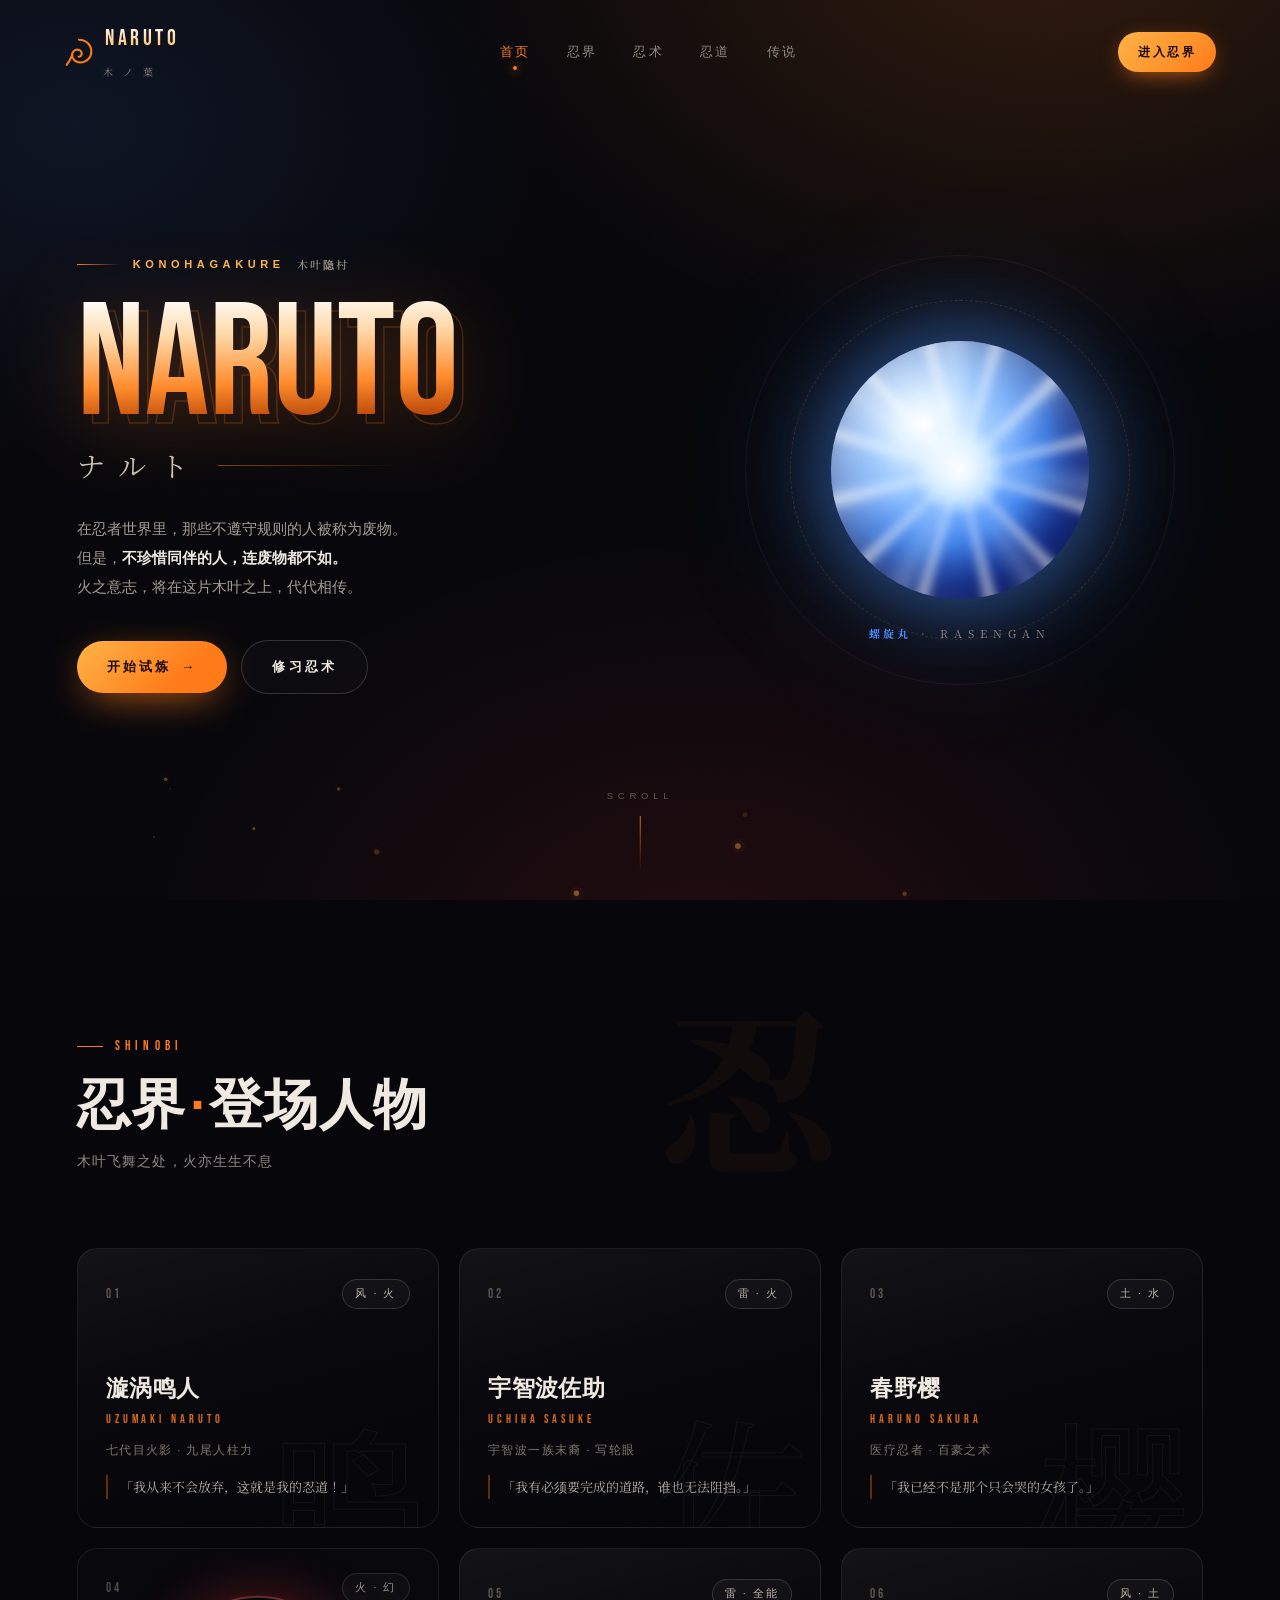
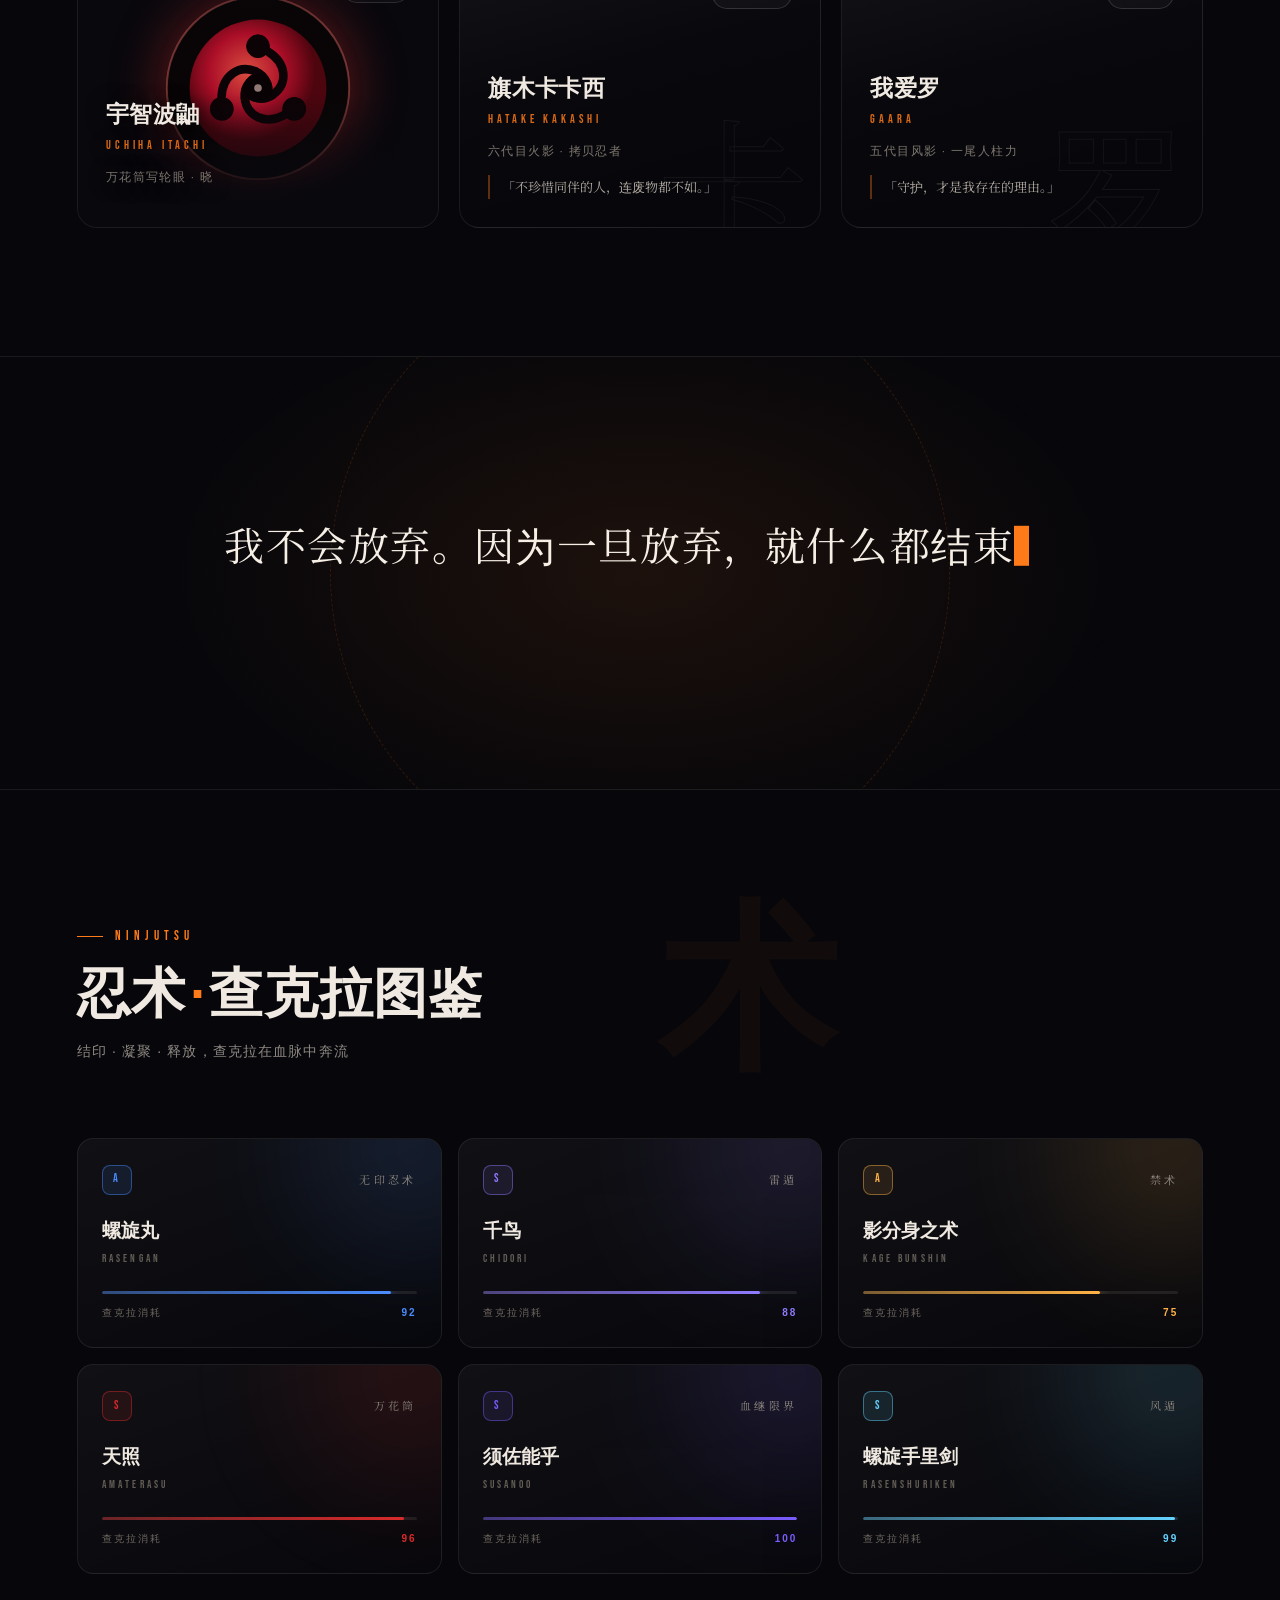
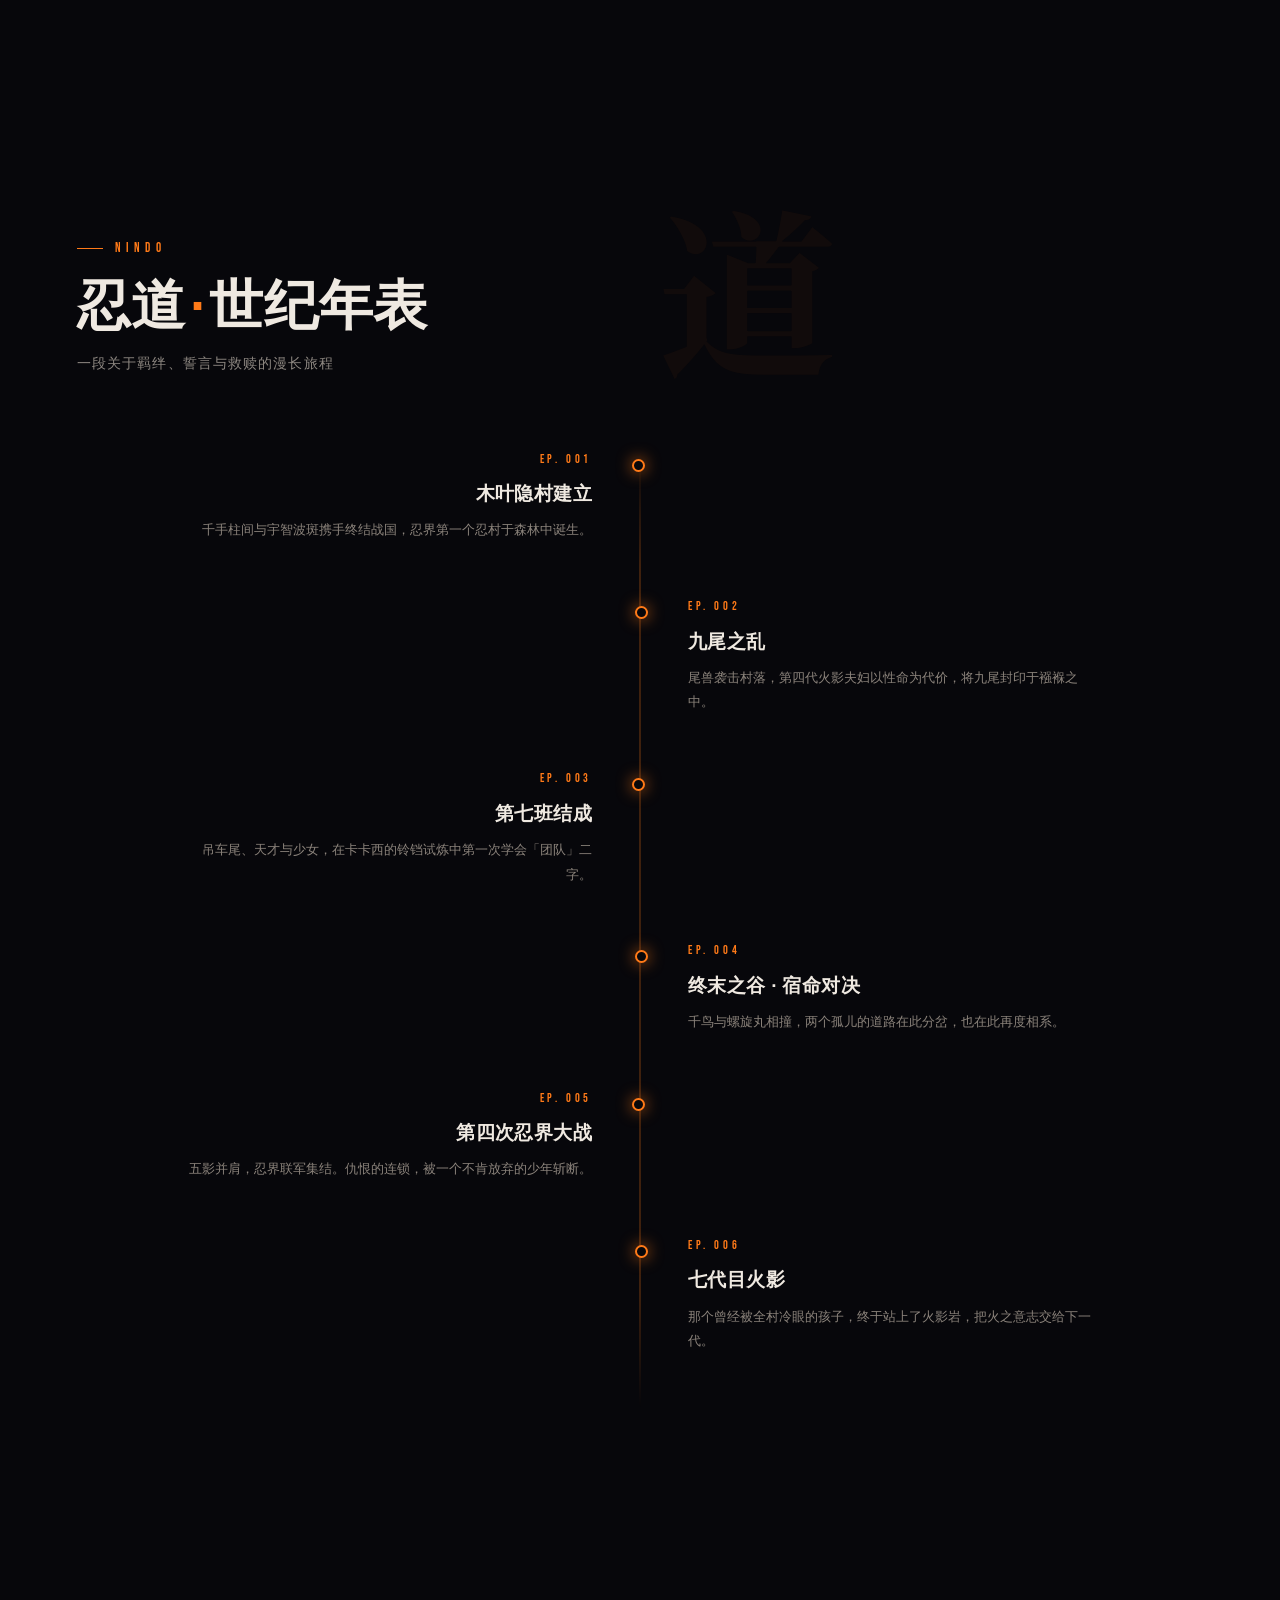
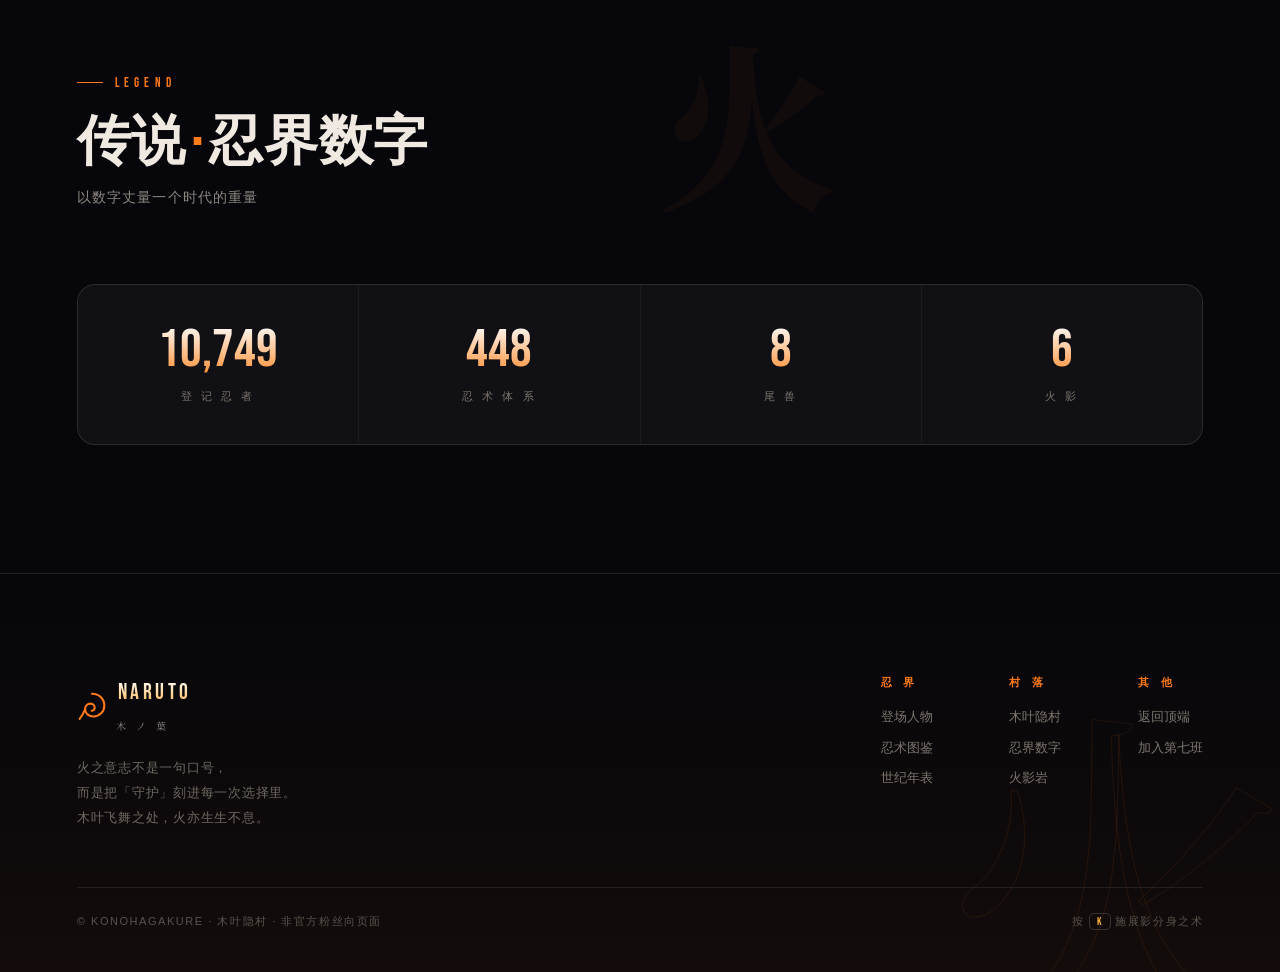
<file: index.html>
<!DOCTYPE html>
<html lang="zh-CN">
<head>
<meta charset="UTF-8">
<meta name="viewport" content="width=device-width, initial-scale=1.0">
<title>NARUTO · 忍界 | 火之意志</title>
<link rel="preconnect" href="https://fonts.googleapis.com">
<link rel="preconnect" href="https://fonts.gstatic.com" crossorigin>
<link href="https://fonts.googleapis.com/css2?family=Bebas+Neue&family=Noto+Serif+JP:wght@400;700&display=swap" rel="stylesheet">
<link rel="stylesheet" href="css/style.css">
<link rel="icon" type="image/svg+xml" href="favicon.svg">
</head>
<body>

<!-- LOADER -->
<div id="loader">
  <svg class="ld-mark" viewBox="0 0 100 100" fill="none">
    <path d="M50 9C75 9 91 27 91 49C91 69 75 85 55 85C39 85 27 74 27 61C27 50 35 42 45 42C53 42 59 48 59 56C59 62 54 66 49 66"
          stroke="currentColor" stroke-width="6.5" stroke-linecap="round" pathLength="100"/>
    <path d="M27 61C21 75 15 85 9 93" stroke="currentColor" stroke-width="6.5" stroke-linecap="round" pathLength="100"/>
  </svg>
  <div class="ld-text">结印中</div>
</div>

<div class="progress"><i id="progressBar"></i></div>
<canvas id="leafCanvas"></canvas>
<div class="grain"></div>

<!-- NAV -->
<nav id="nav">
  <a class="brand" href="#home">
    <svg viewBox="0 0 100 100" fill="none">
      <path d="M50 9C75 9 91 27 91 49C91 69 75 85 55 85C39 85 27 74 27 61C27 50 35 42 45 42C53 42 59 48 59 56C59 62 54 66 49 66" stroke="currentColor" stroke-width="7" stroke-linecap="round"/>
      <path d="M27 61C21 75 15 85 9 93" stroke="currentColor" stroke-width="7" stroke-linecap="round"/>
    </svg>
    <span><b>NARUTO</b><br><small>木 ノ 葉</small></span>
  </a>
  <div class="nav-links">
    <a href="#home" class="active">首页</a>
    <a href="#ninja">忍界</a>
    <a href="#jutsu">忍术</a>
    <a href="#nindo">忍道</a>
    <a href="#legend">传说</a>
  </div>
  <a class="nav-cta" href="#ninja">进入忍界</a>
</nav>

<!-- HERO -->
<header class="hero" id="home">
  <div class="hero-left">
    <div class="eyebrow">KONOHAGAKURE <em>木叶隐村</em></div>
    <h1 class="hero-title">
      <span class="outline">NARUTO</span>
      <span class="fill">NARUTO</span>
    </h1>
    <div class="hero-jp"><span>ナルト</span><i></i></div>
    <p class="hero-desc">
      在忍者世界里，那些不遵守规则的人被称为废物。<br>
      但是，<b>不珍惜同伴的人，连废物都不如。</b><br>
      火之意志，将在这片木叶之上，代代相传。
    </p>
    <div class="hero-actions">
      <a href="#ninja" class="btn btn-primary">开始试炼 <span style="font-family:var(--display)">→</span></a>
      <a href="#jutsu" class="btn btn-ghost">修习忍术</a>
    </div>
  </div>
  <div class="hero-right">
    <div class="rings">
      <div class="ring r2"></div>
      <div class="ring r1"></div>
      <div class="ring r3"></div>
    </div>
    <div class="orb-wrap">
      <div class="rasengan" id="rasengan" title="点击释放查克拉">
        <div class="ras-core"></div>
      </div>
      <div class="ras-label"><b>螺旋丸</b> · RASENGAN</div>
    </div>
  </div>
  <div class="scroll-hint"><span>SCROLL</span><i></i></div>
</header>

<main>

  <!-- NINJA -->
  <section class="wrap" id="ninja">
    <div class="sec-head reveal">
      <span class="sec-kanji">忍</span>
      <div class="sec-label">SHINOBI</div>
      <h2>忍界<span class="dot">·</span>登场人物</h2>
      <p class="sec-sub">木叶飞舞之处，火亦生生不息</p>
    </div>

    <div class="ninja-grid">
      <article class="ninja-card reveal">
        <div class="card-kanji">鸣</div>
        <div class="card-top"><span class="card-idx">01</span><span class="card-elem">风 · 火</span></div>
        <div class="card-body">
          <h3>漩涡鸣人</h3>
          <p class="romaji">UZUMAKI NARUTO</p>
          <p class="role">七代目火影 · 九尾人柱力</p>
          <p class="quote">「我从来不会放弃，这就是我的忍道！」</p>
        </div>
        <div class="card-line"></div>
      </article>

      <article class="ninja-card reveal">
        <div class="card-kanji">佐</div>
        <div class="card-top"><span class="card-idx">02</span><span class="card-elem">雷 · 火</span></div>
        <div class="card-body">
          <h3>宇智波佐助</h3>
          <p class="romaji">UCHIHA SASUKE</p>
          <p class="role">宇智波一族末裔 · 写轮眼</p>
          <p class="quote">「我有必须要完成的道路，谁也无法阻挡。」</p>
        </div>
        <div class="card-line"></div>
      </article>

      <article class="ninja-card reveal">
        <div class="card-kanji">樱</div>
        <div class="card-top"><span class="card-idx">03</span><span class="card-elem">土 · 水</span></div>
        <div class="card-body">
          <h3>春野樱</h3>
          <p class="romaji">HARUNO SAKURA</p>
          <p class="role">医疗忍者 · 百豪之术</p>
          <p class="quote">「我已经不是那个只会哭的女孩了。」</p>
        </div>
        <div class="card-line"></div>
      </article>

      <article class="ninja-card reveal sharingan-card">
        <div class="sharingan-wrap">
          <svg class="sharingan-svg" viewBox="0 0 200 200">
            <defs>
              <radialGradient id="irisGrad" cx="42%" cy="38%">
                <stop offset="0%" stop-color="#ff5a4a"/>
                <stop offset="55%" stop-color="#c8102e"/>
                <stop offset="100%" stop-color="#5a0510"/>
              </radialGradient>
            </defs>
            <circle cx="100" cy="100" r="96" fill="#0a0507" stroke="rgba(255,255,255,.14)" stroke-width="2"/>
            <circle cx="100" cy="100" r="72" fill="url(#irisGrad)"/>
            <g fill="#0d0306" stroke="#0d0306">
              <g transform="translate(100 100)">
                <circle cx="0" cy="-44" r="12"/>
                <path d="M11,-38 C 30,-26 32,-5 16,7 C 6,14 -8,12 -13,2" fill="none" stroke-width="9" stroke-linecap="round"/>
              </g>
              <g transform="translate(100 100) rotate(120)">
                <circle cx="0" cy="-44" r="12"/>
                <path d="M11,-38 C 30,-26 32,-5 16,7 C 6,14 -8,12 -13,2" fill="none" stroke-width="9" stroke-linecap="round"/>
              </g>
              <g transform="translate(100 100) rotate(240)">
                <circle cx="0" cy="-44" r="12"/>
                <path d="M11,-38 C 30,-26 32,-5 16,7 C 6,14 -8,12 -13,2" fill="none" stroke-width="9" stroke-linecap="round"/>
              </g>
            </g>
            <circle cx="100" cy="100" r="15" fill="#0a0205"/>
            <circle cx="100" cy="100" r="4" fill="#ffd9d1" opacity=".65"/>
            <circle cx="100" cy="100" r="96" fill="none" stroke="rgba(255,90,74,.35)" stroke-width="2"/>
          </svg>
        </div>
        <div class="card-top"><span class="card-idx">04</span><span class="card-elem">火 · 幻</span></div>
        <div class="card-body">
          <h3>宇智波鼬</h3>
          <p class="romaji">UCHIHA ITACHI</p>
          <p class="role">万花筒写轮眼 · 晓</p>
        </div>
        <div class="card-line"></div>
      </article>

      <article class="ninja-card reveal">
        <div class="card-kanji">卡</div>
        <div class="card-top"><span class="card-idx">05</span><span class="card-elem">雷 · 全能</span></div>
        <div class="card-body">
          <h3>旗木卡卡西</h3>
          <p class="romaji">HATAKE KAKASHI</p>
          <p class="role">六代目火影 · 拷贝忍者</p>
          <p class="quote">「不珍惜同伴的人，连废物都不如。」</p>
        </div>
        <div class="card-line"></div>
      </article>

      <article class="ninja-card reveal">
        <div class="card-kanji">罗</div>
        <div class="card-top"><span class="card-idx">06</span><span class="card-elem">风 · 土</span></div>
        <div class="card-body">
          <h3>我爱罗</h3>
          <p class="romaji">GAARA</p>
          <p class="role">五代目风影 · 一尾人柱力</p>
          <p class="quote">「守护，才是我存在的理由。」</p>
        </div>
        <div class="card-line"></div>
      </article>
    </div>
  </section>

  <!-- QUOTE -->
  <section class="quote-band" id="quote">
    <div class="q-ring"></div>
    <blockquote id="quoteText" data-text="我不会放弃。因为一旦放弃，就什么都结束了。"></blockquote>
    <cite id="quoteCite">— 漩涡鸣人 · うずまきナルト</cite>
  </section>

  <!-- JUTSU -->
  <section class="wrap" id="jutsu">
    <div class="sec-head reveal">
      <span class="sec-kanji">术</span>
      <div class="sec-label">NINJUTSU</div>
      <h2>忍术<span class="dot">·</span>查克拉图鉴</h2>
      <p class="sec-sub">结印 · 凝聚 · 释放，查克拉在血脉中奔流</p>
    </div>

    <div class="jutsu-grid">
      <article class="jutsu reveal" style="--c:#4b8cff">
        <div class="glow"></div>
        <div class="j-top"><span class="j-rank">A</span><span class="j-elem">无印忍术</span></div>
        <h3>螺旋丸</h3>
        <p class="j-en">RASENGAN</p>
        <div class="j-meter"><span style="--v:92%"></span></div>
        <div class="j-foot"><span>查克拉消耗</span><b>92</b></div>
      </article>

      <article class="jutsu reveal" style="--c:#8f7bff">
        <div class="glow"></div>
        <div class="j-top"><span class="j-rank">S</span><span class="j-elem">雷遁</span></div>
        <h3>千鸟</h3>
        <p class="j-en">CHIDORI</p>
        <div class="j-meter"><span style="--v:88%"></span></div>
        <div class="j-foot"><span>查克拉消耗</span><b>88</b></div>
      </article>

      <article class="jutsu reveal" style="--c:#ffb347">
        <div class="glow"></div>
        <div class="j-top"><span class="j-rank">A</span><span class="j-elem">禁术</span></div>
        <h3>影分身之术</h3>
        <p class="j-en">KAGE BUNSHIN</p>
        <div class="j-meter"><span style="--v:75%"></span></div>
        <div class="j-foot"><span>查克拉消耗</span><b>75</b></div>
      </article>

      <article class="jutsu reveal" style="--c:#d92b2b">
        <div class="glow"></div>
        <div class="j-top"><span class="j-rank">S</span><span class="j-elem">万花筒</span></div>
        <h3>天照</h3>
        <p class="j-en">AMATERASU</p>
        <div class="j-meter"><span style="--v:96%"></span></div>
        <div class="j-foot"><span>查克拉消耗</span><b>96</b></div>
      </article>

      <article class="jutsu reveal" style="--c:#7a5cff">
        <div class="glow"></div>
        <div class="j-top"><span class="j-rank">S</span><span class="j-elem">血继限界</span></div>
        <h3>须佐能乎</h3>
        <p class="j-en">SUSANOO</p>
        <div class="j-meter"><span style="--v:100%"></span></div>
        <div class="j-foot"><span>查克拉消耗</span><b>100</b></div>
      </article>

      <article class="jutsu reveal" style="--c:#63d2ff">
        <div class="glow"></div>
        <div class="j-top"><span class="j-rank">S</span><span class="j-elem">风遁</span></div>
        <h3>螺旋手里剑</h3>
        <p class="j-en">RASENSHURIKEN</p>
        <div class="j-meter"><span style="--v:99%"></span></div>
        <div class="j-foot"><span>查克拉消耗</span><b>99</b></div>
      </article>
    </div>
  </section>

  <!-- NINDO / TIMELINE -->
  <section class="wrap" id="nindo">
    <div class="sec-head reveal">
      <span class="sec-kanji">道</span>
      <div class="sec-label">NINDO</div>
      <h2>忍道<span class="dot">·</span>世纪年表</h2>
      <p class="sec-sub">一段关于羁绊、誓言与救赎的漫长旅程</p>
    </div>

    <div class="timeline">
      <div class="tl-item reveal">
        <div class="tl-year">EP. 001</div>
        <h4>木叶隐村建立</h4>
        <p>千手柱间与宇智波斑携手终结战国，忍界第一个忍村于森林中诞生。</p>
      </div>
      <div class="tl-item reveal">
        <div class="tl-year">EP. 002</div>
        <h4>九尾之乱</h4>
        <p>尾兽袭击村落，第四代火影夫妇以性命为代价，将九尾封印于襁褓之中。</p>
      </div>
      <div class="tl-item reveal">
        <div class="tl-year">EP. 003</div>
        <h4>第七班结成</h4>
        <p>吊车尾、天才与少女，在卡卡西的铃铛试炼中第一次学会「团队」二字。</p>
      </div>
      <div class="tl-item reveal">
        <div class="tl-year">EP. 004</div>
        <h4>终末之谷 · 宿命对决</h4>
        <p>千鸟与螺旋丸相撞，两个孤儿的道路在此分岔，也在此再度相系。</p>
      </div>
      <div class="tl-item reveal">
        <div class="tl-year">EP. 005</div>
        <h4>第四次忍界大战</h4>
        <p>五影并肩，忍界联军集结。仇恨的连锁，被一个不肯放弃的少年斩断。</p>
      </div>
      <div class="tl-item reveal">
        <div class="tl-year">EP. 006</div>
        <h4>七代目火影</h4>
        <p>那个曾经被全村冷眼的孩子，终于站上了火影岩，把火之意志交给下一代。</p>
      </div>
    </div>
  </section>

  <!-- LEGEND -->
  <section class="wrap" id="legend">
    <div class="sec-head reveal">
      <span class="sec-kanji">火</span>
      <div class="sec-label">LEGEND</div>
      <h2>传说<span class="dot">·</span>忍界数字</h2>
      <p class="sec-sub">以数字丈量一个时代的重量</p>
    </div>

    <div class="legend reveal">
      <div class="leg"><span class="num" data-to="12000">0</span><p>登 记 忍 者</p></div>
      <div class="leg"><span class="num" data-to="500">0</span><p>忍 术 体 系</p></div>
      <div class="leg"><span class="num" data-to="9">0</span><p>尾 兽</p></div>
      <div class="leg"><span class="num" data-to="7">0</span><p>火 影</p></div>
    </div>
  </section>

</main>

<!-- FOOTER -->
<footer>
  <div class="foot-kanji">火</div>
  <div class="foot-inner">
    <div class="foot-brand">
      <a class="brand" href="#home">
        <svg viewBox="0 0 100 100" fill="none">
          <path d="M50 9C75 9 91 27 91 49C91 69 75 85 55 85C39 85 27 74 27 61C27 50 35 42 45 42C53 42 59 48 59 56C59 62 54 66 49 66" stroke="currentColor" stroke-width="7" stroke-linecap="round"/>
          <path d="M27 61C21 75 15 85 9 93" stroke="currentColor" stroke-width="7" stroke-linecap="round"/>
        </svg>
        <span><b>NARUTO</b><br><small>木 ノ 葉</small></span>
      </a>
      <p>火之意志不是一句口号，<br>而是把「守护」刻进每一次选择里。<br>木叶飞舞之处，火亦生生不息。</p>
    </div>
    <div class="foot-cols">
      <div class="foot-col">
        <h5>忍 界</h5>
        <a href="#ninja">登场人物</a>
        <a href="#jutsu">忍术图鉴</a>
        <a href="#nindo">世纪年表</a>
      </div>
      <div class="foot-col">
        <h5>村 落</h5>
        <a href="#home">木叶隐村</a>
        <a href="#legend">忍界数字</a>
        <a href="#home">火影岩</a>
      </div>
      <div class="foot-col">
        <h5>其 他</h5>
        <a href="#home">返回顶端</a>
        <a href="#ninja">加入第七班</a>
      </div>
    </div>
  </div>
  <div class="foot-bottom">
    <span>© KONOHAGAKURE · 木叶隐村 · 非官方粉丝向页面</span>
    <span>按 <kbd>K</kbd> 施展影分身之术</span>
  </div>
</footer>

<script src="js/main.js"></script>
</body>
</html>
</file>
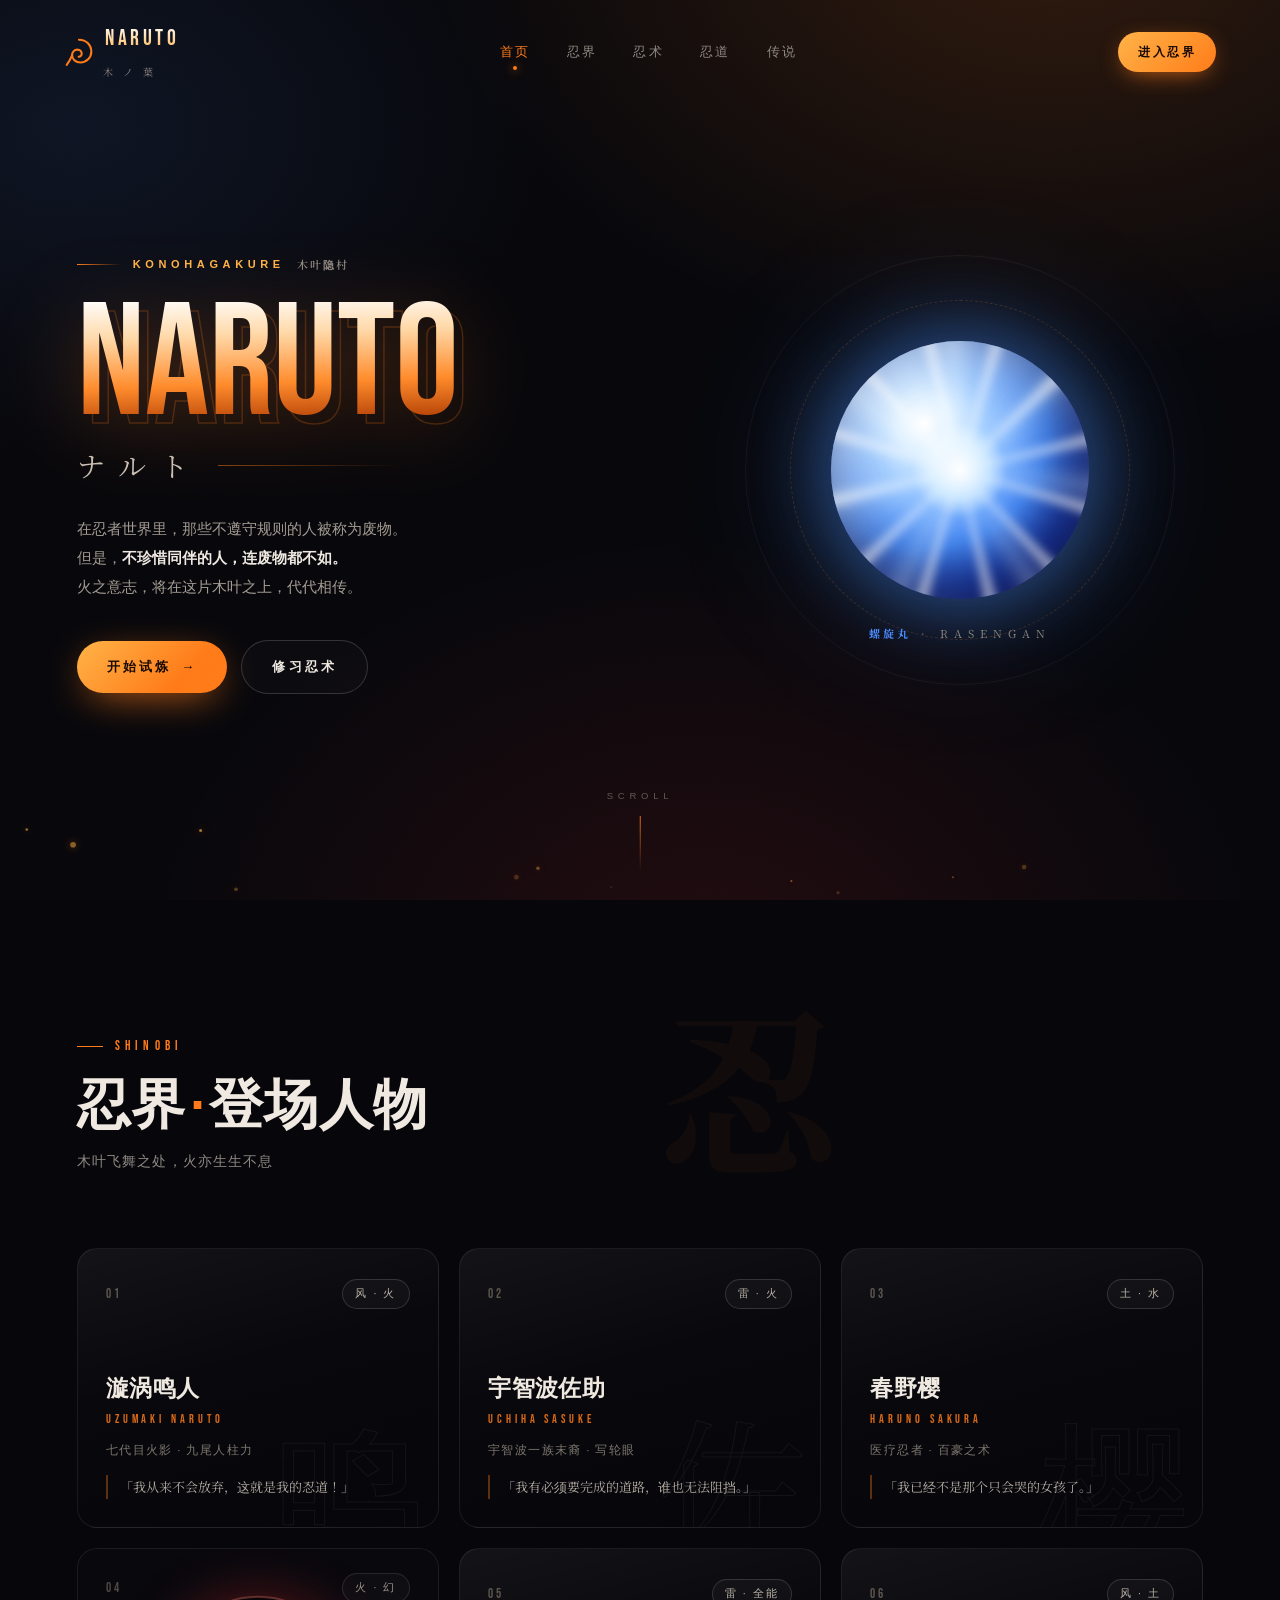
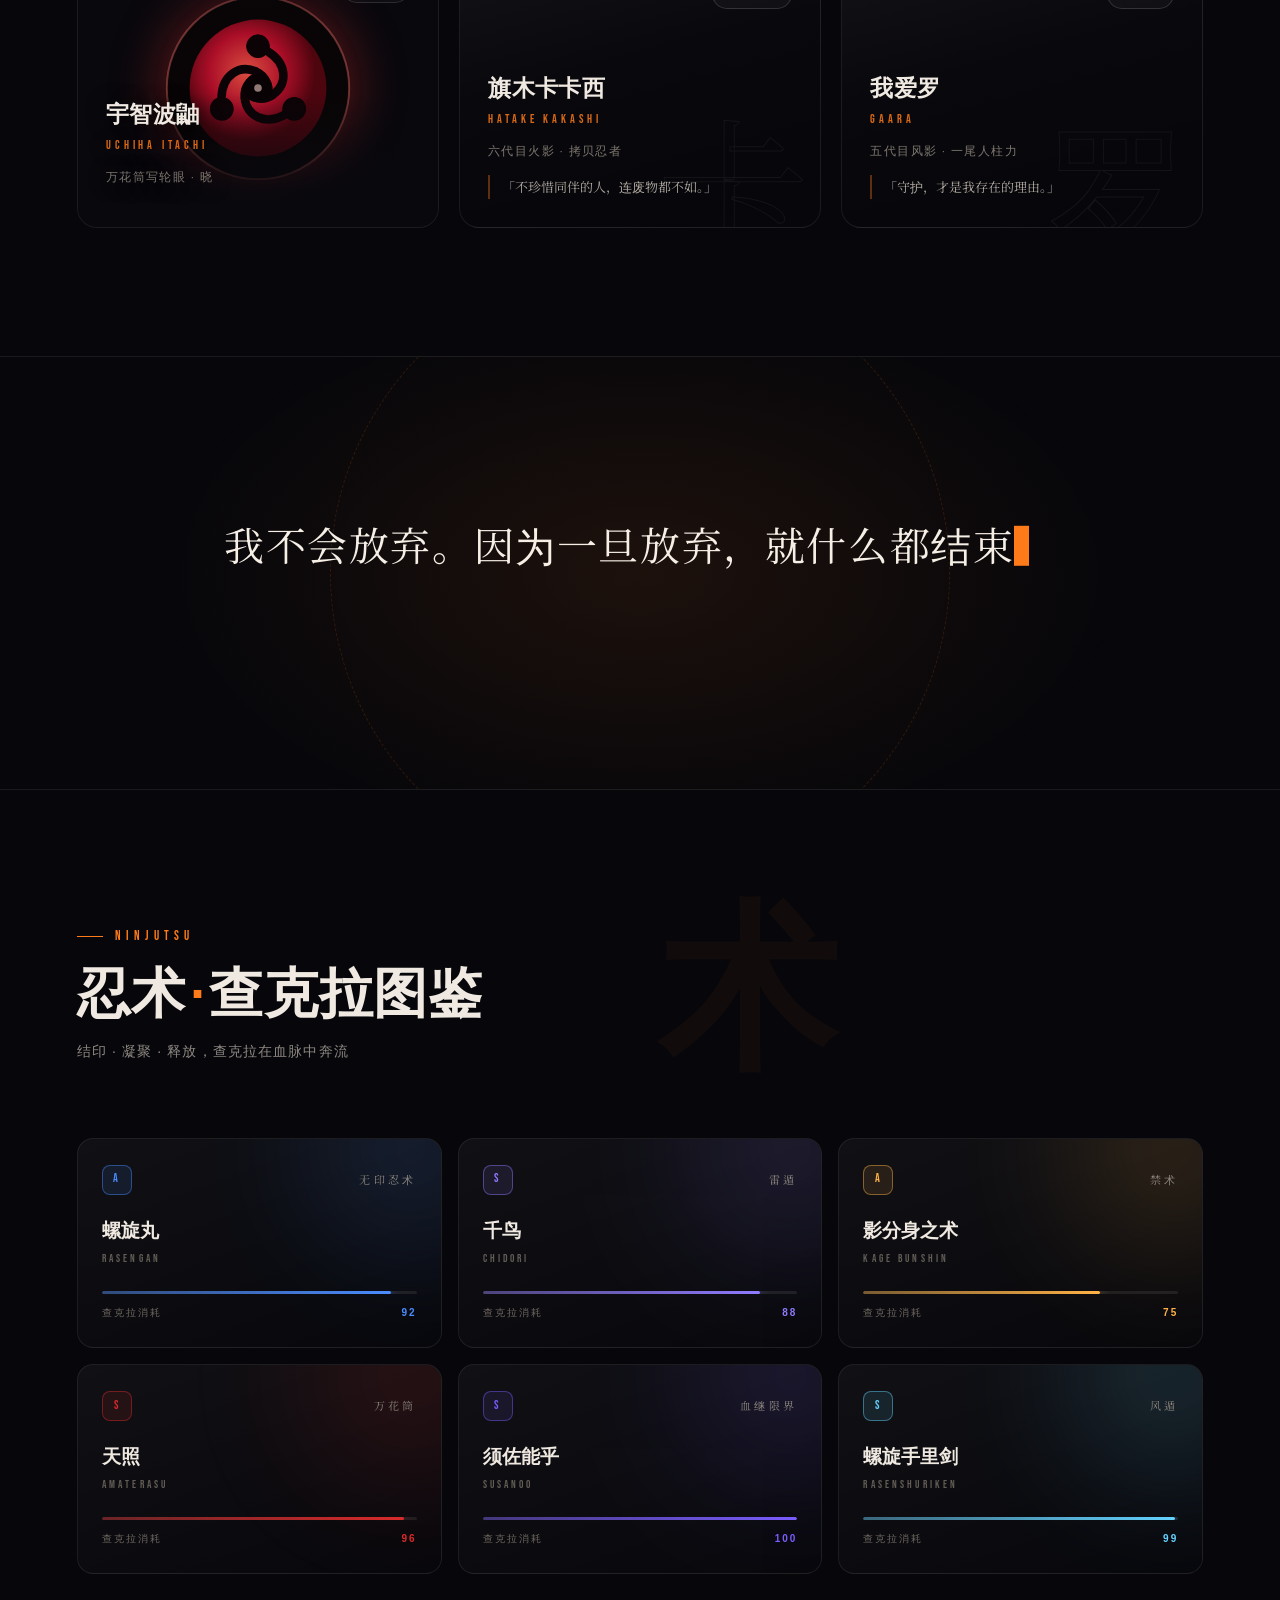
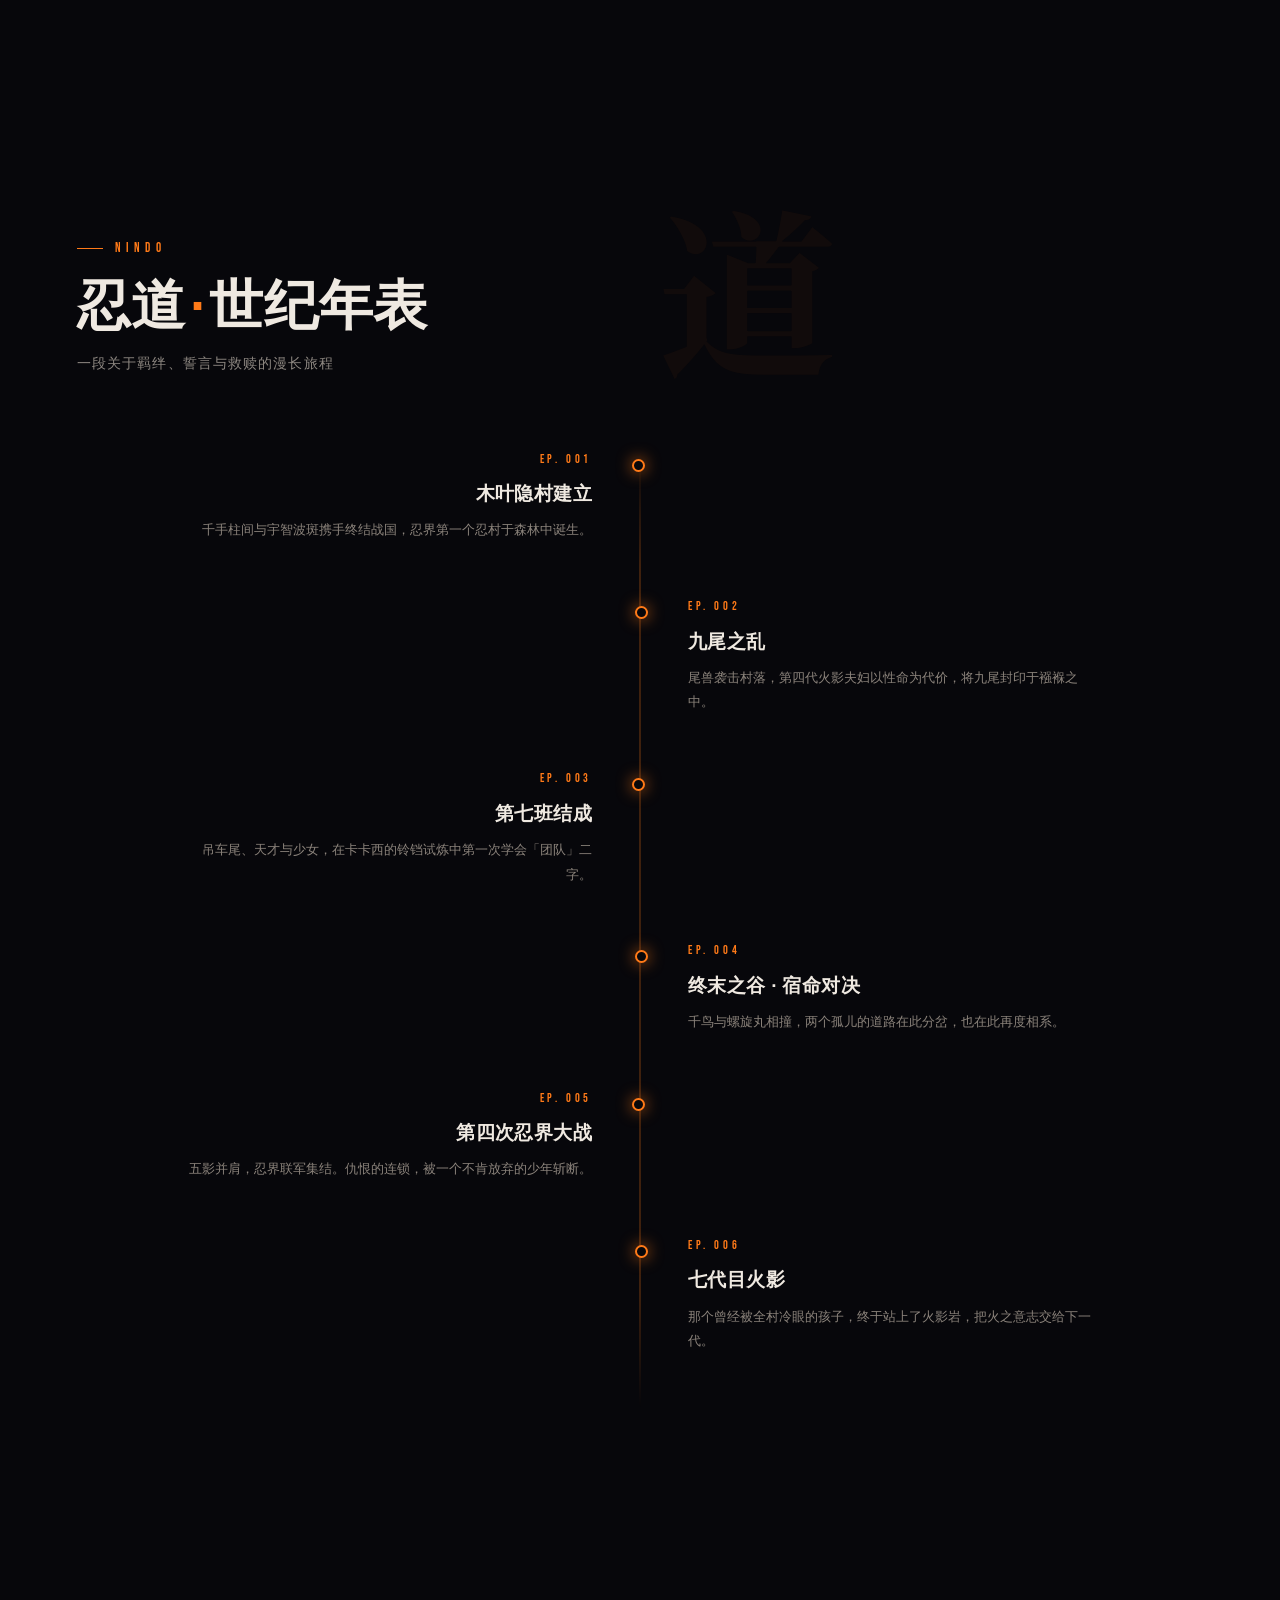
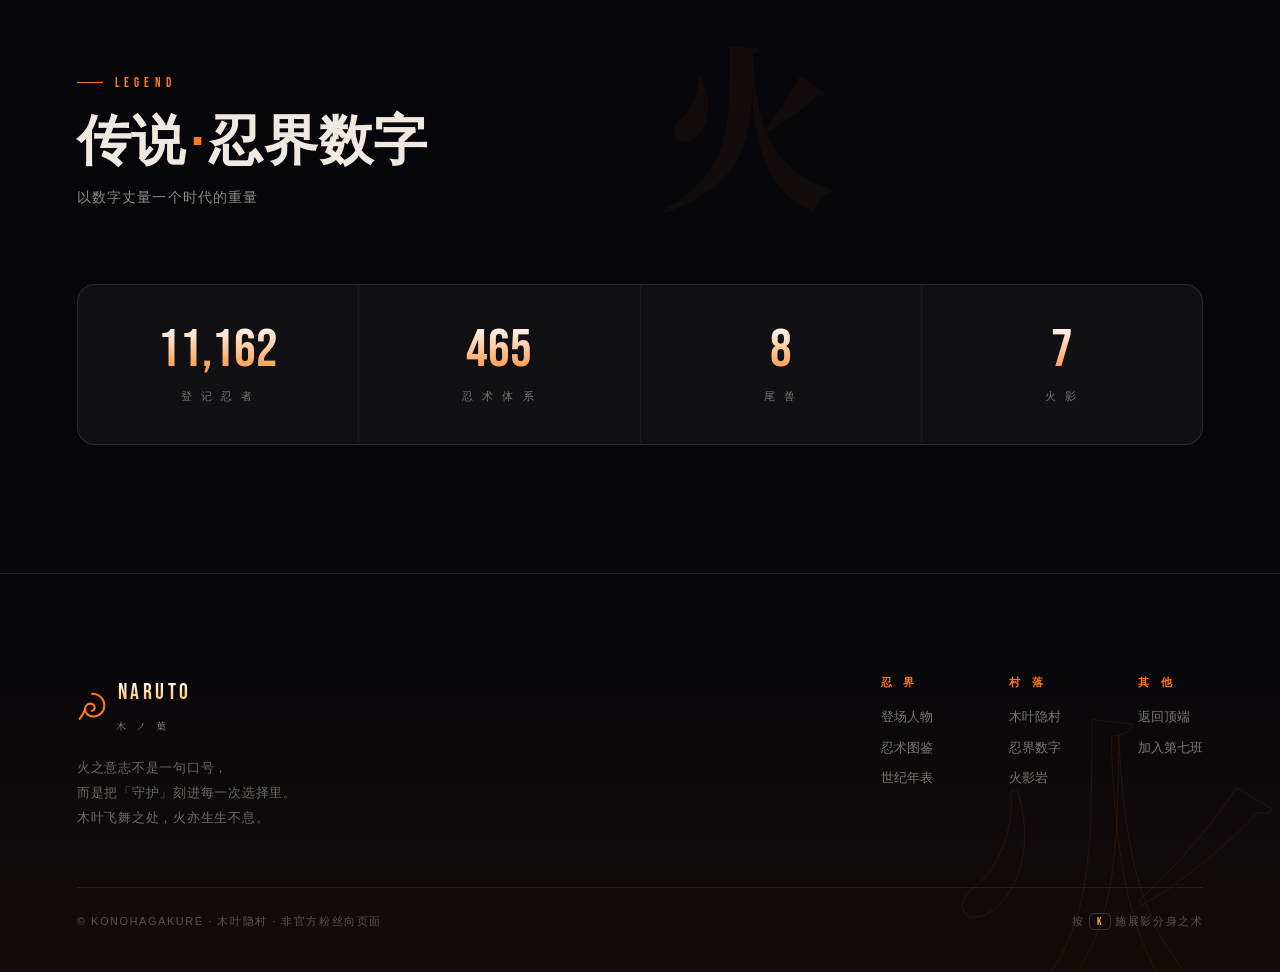
<file: naruto.html>
<!DOCTYPE html>
<html lang="zh-CN">
<head>
<meta charset="UTF-8">
<meta name="viewport" content="width=device-width, initial-scale=1.0">
<title>NARUTO · 忍界 | 火之意志</title>
<link rel="preconnect" href="https://fonts.googleapis.com">
<link rel="preconnect" href="https://fonts.gstatic.com" crossorigin>
<link href="https://fonts.googleapis.com/css2?family=Bebas+Neue&family=Noto+Serif+JP:wght@400;700&display=swap" rel="stylesheet">
<style>
/* ========== BASE ========== */
:root{
  --ink:#07070b;
  --ink2:#0c0c12;
  --ink3:#12121a;
  --line:rgba(255,255,255,.08);
  --text:#efe9e1;
  --dim:#8d8781;
  --orange:#ff7a18;
  --amber:#ffb347;
  --red:#d92b2b;
  --blue:#4b8cff;
  --leaf:#6aa84f;
  --display:"Bebas Neue","Impact","Haettenschweiler","Arial Black",sans-serif;
  --serif:"Noto Serif JP","Yu Mincho","Songti SC","SimSun",serif;
  --sans:"Helvetica Neue","PingFang SC","Microsoft YaHei",-apple-system,sans-serif;
}
*{margin:0;padding:0;box-sizing:border-box}
html{scroll-behavior:smooth}
section[id],header[id]{scroll-margin-top:92px}
body{
  background:var(--ink);
  color:var(--text);
  font-family:var(--sans);
  overflow-x:hidden;
  -webkit-font-smoothing:antialiased;
  line-height:1.7;
}
body::before{
  content:'';position:fixed;inset:0;z-index:-2;
  background:
    radial-gradient(1000px 700px at 82% -8%, rgba(255,122,24,.17), transparent 62%),
    radial-gradient(760px 540px at 6% 14%, rgba(75,140,255,.10), transparent 62%),
    radial-gradient(900px 700px at 55% 108%, rgba(217,43,43,.13), transparent 62%),
    #07070b;
}
::selection{background:var(--orange);color:#12060a}
::-webkit-scrollbar{width:9px}
::-webkit-scrollbar-track{background:#05050a}
::-webkit-scrollbar-thumb{background:linear-gradient(#ff7a18,#8f2d00);border-radius:9px}

/* grain + scanline atmosphere */
.grain{
  position:fixed;inset:0;z-index:900;pointer-events:none;opacity:.05;mix-blend-mode:overlay;
  background-image:url("data:image/svg+xml,%3Csvg xmlns='http://www.w3.org/2000/svg' width='160' height='160'%3E%3Cfilter id='n'%3E%3CfeTurbulence type='fractalNoise' baseFrequency='.85' numOctaves='3'/%3E%3C/filter%3E%3Crect width='160' height='160' filter='url(%23n)'/%3E%3C/svg%3E");
}
#leafCanvas{position:fixed;inset:0;width:100%;height:100%;z-index:0;pointer-events:none;opacity:.85}

/* ========== LOADER ========== */
#loader{
  position:fixed;inset:0;z-index:1000;background:#05050a;
  display:flex;align-items:center;justify-content:center;flex-direction:column;gap:26px;
  transition:opacity .8s ease, visibility .8s;
}
#loader.done{opacity:0;visibility:hidden}
.ld-mark{width:96px;height:96px;color:var(--orange);animation:ldPulse 2.6s ease-in-out infinite}
.ld-mark path{
  stroke-dasharray:100;stroke-dashoffset:100;
  animation:draw 1.6s cubic-bezier(.6,.05,.2,1) forwards;
}
.ld-mark path:nth-child(2){animation-delay:.5s}
@keyframes draw{to{stroke-dashoffset:0}}
@keyframes ldPulse{0%,100%{filter:drop-shadow(0 0 0 rgba(255,122,24,0))}50%{filter:drop-shadow(0 0 22px rgba(255,122,24,.6))}}
.ld-text{
  font-family:var(--serif);font-size:13px;letter-spacing:.6em;color:#6a6259;text-indent:.6em;
  animation:blink 1.6s steps(2) infinite;
}
@keyframes blink{50%{opacity:.25}}

/* ========== PROGRESS ========== */
.progress{position:fixed;top:0;left:0;right:0;height:2px;z-index:950;background:transparent}
.progress i{
  display:block;height:100%;width:0;
  background:linear-gradient(90deg,#8f2d00,var(--orange),var(--amber));
  box-shadow:0 0 14px rgba(255,122,24,.85);
  transition:width .1s linear;
}

/* ========== NAV ========== */
nav{
  position:fixed;top:0;left:0;right:0;z-index:800;
  display:flex;align-items:center;justify-content:space-between;
  padding:20px clamp(18px,5vw,64px);
  transition:background .4s, backdrop-filter .4s, padding .4s, border-color .4s;
  border-bottom:1px solid transparent;
}
nav.solid{
  background:rgba(7,7,11,.72);
  backdrop-filter:blur(16px) saturate(1.4);
  -webkit-backdrop-filter:blur(16px) saturate(1.4);
  border-bottom-color:var(--line);
  padding-top:12px;padding-bottom:12px;
}
.brand{display:flex;align-items:center;gap:11px;text-decoration:none;color:var(--text)}
.brand svg{width:30px;height:30px;color:var(--orange);transition:transform .7s cubic-bezier(.2,.8,.2,1)}
.brand:hover svg{transform:rotate(180deg)}
.brand b{
  font-family:var(--display);font-size:22px;letter-spacing:.16em;font-weight:400;
  background:linear-gradient(180deg,#fff,#ffb347);-webkit-background-clip:text;background-clip:text;color:transparent;
}
.brand small{font-family:var(--serif);color:var(--dim);font-size:10px;letter-spacing:.35em;margin-left:-2px}
.nav-links{display:flex;gap:6px;align-items:center}
.nav-links a{
  position:relative;color:var(--dim);text-decoration:none;font-size:13px;letter-spacing:.18em;
  padding:9px 15px;border-radius:99px;transition:color .3s,background .3s;
}
.nav-links a:hover{color:#fff;background:rgba(255,255,255,.05)}
.nav-links a.active{color:var(--orange)}
.nav-links a.active::after{
  content:'';position:absolute;left:50%;bottom:2px;transform:translateX(-50%);
  width:4px;height:4px;border-radius:50%;background:var(--orange);box-shadow:0 0 10px var(--orange);
}
.nav-cta{
  font-size:12px;letter-spacing:.2em;color:#180a02;text-decoration:none;font-weight:700;
  padding:10px 20px;border-radius:99px;
  background:linear-gradient(135deg,var(--amber),var(--orange));
  box-shadow:0 6px 24px -8px rgba(255,122,24,.9);
  transition:transform .3s, box-shadow .3s;
}
.nav-cta:hover{transform:translateY(-2px);box-shadow:0 12px 30px -8px rgba(255,122,24,1)}

/* ========== HERO ========== */
.hero{
  position:relative;z-index:1;min-height:100svh;
  display:grid;grid-template-columns:1.12fr .88fr;align-items:center;
  gap:20px;padding:120px clamp(18px,6vw,80px) 80px;
}
.hero-left{position:relative}
.eyebrow{
  display:inline-flex;align-items:center;gap:12px;font-size:11px;letter-spacing:.42em;
  color:var(--amber);margin-bottom:26px;font-weight:600;
}
.eyebrow::before{content:'';width:44px;height:1px;background:linear-gradient(90deg,var(--orange),transparent)}
.eyebrow em{font-family:var(--serif);font-style:normal;color:var(--dim);letter-spacing:.2em}

.hero-title{position:relative;font-family:var(--display);font-weight:400;line-height:.84;letter-spacing:.005em;margin-bottom:6px}
.hero-title .outline{
  position:absolute;top:0;left:0;
  font-size:clamp(66px,12.5vw,178px);
  color:transparent;-webkit-text-stroke:1.5px rgba(255,122,24,.22);
  transform:translate(9px,9px);white-space:nowrap;
}
.hero-title .fill{
  position:relative;display:block;
  font-size:clamp(66px,12.5vw,178px);
  background:linear-gradient(178deg,#ffffff 0%,#ffd9a8 26%,#ff8a2b 58%,#a83500 88%,#5c1a00 100%);
  -webkit-background-clip:text;background-clip:text;color:transparent;
  filter:drop-shadow(0 14px 40px rgba(255,122,24,.28));
  white-space:nowrap;
}
.hero-jp{
  display:flex;align-items:center;gap:16px;margin:8px 0 26px;
}
.hero-jp span{
  font-family:var(--serif);font-size:clamp(18px,2.4vw,28px);letter-spacing:.5em;color:#c9c1b6;
}
.hero-jp i{flex:1;height:1px;background:linear-gradient(90deg,rgba(255,122,24,.5),transparent);max-width:180px}
.hero-desc{
  max-width:430px;color:#a29a91;font-size:14.5px;line-height:2;margin-bottom:38px;
}
.hero-desc b{color:var(--text);font-weight:600}
.hero-actions{display:flex;gap:14px;flex-wrap:wrap;align-items:center}
.btn{
  display:inline-flex;align-items:center;gap:10px;text-decoration:none;
  padding:15px 30px;border-radius:99px;font-size:13px;letter-spacing:.24em;font-weight:700;
  transition:all .35s cubic-bezier(.2,.8,.2,1);position:relative;overflow:hidden;
}
.btn-primary{
  color:#170900;background:linear-gradient(135deg,var(--amber),var(--orange) 70%);
  box-shadow:0 10px 40px -12px rgba(255,122,24,.95);
}
.btn-primary::after{
  content:'';position:absolute;inset:0;
  background:linear-gradient(120deg,transparent 30%,rgba(255,255,255,.55),transparent 70%);
  transform:translateX(-120%);transition:transform .7s;
}
.btn-primary:hover::after{transform:translateX(120%)}
.btn-primary:hover{transform:translateY(-3px);box-shadow:0 18px 46px -12px rgba(255,122,24,1)}
.btn-ghost{
  color:var(--text);border:1px solid rgba(255,255,255,.16);background:rgba(255,255,255,.02);
}
.btn-ghost:hover{border-color:rgba(255,122,24,.6);color:var(--amber);background:rgba(255,122,24,.06)}

/* hero right : rasengan */
.hero-right{position:relative;display:flex;align-items:center;justify-content:center;min-height:420px}
.rings{position:absolute;inset:0;display:grid;place-items:center;pointer-events:none}
.ring{
  position:absolute;border-radius:50%;border:1px solid rgba(255,255,255,.07);
}
.ring.r1{width:340px;height:340px;border-style:dashed;border-color:rgba(255,122,24,.22);animation:spin 26s linear infinite}
.ring.r2{width:430px;height:430px;border-color:rgba(255,255,255,.05);animation:spin 40s linear infinite reverse}
.ring.r3{width:250px;height:250px;border-color:rgba(75,140,255,.18);animation:spin 18s linear infinite reverse}
@keyframes spin{to{transform:rotate(360deg)}}

.rasengan{
  position:relative;width:258px;height:258px;border-radius:50%;cursor:pointer;
  background:
    radial-gradient(circle at 36% 32%, #ffffff 0%, #dcefff 12%, #9ecbff 26%, #4a90ff 52%, #1c3fbf 74%, #08134a 100%);
  box-shadow:
    0 0 70px 8px rgba(74,144,255,.45),
    0 0 140px 30px rgba(74,144,255,.18),
    inset -18px -22px 60px rgba(0,10,60,.75),
    inset 12px 14px 44px rgba(255,255,255,.5);
  animation:float 6s ease-in-out infinite;
  transition:transform .4s cubic-bezier(.2,.8,.2,1), box-shadow .5s;
  overflow:hidden;
  isolation:isolate;
}
.rasengan:hover{transform:scale(1.06);box-shadow:0 0 90px 14px rgba(74,144,255,.6),0 0 170px 40px rgba(74,144,255,.22),inset -18px -22px 60px rgba(0,10,60,.7),inset 12px 14px 44px rgba(255,255,255,.55)}
.rasengan::before,.rasengan::after{
  content:'';position:absolute;inset:-25%;border-radius:50%;
  background:repeating-conic-gradient(from 0deg,
    rgba(255,255,255,0) 0deg 13deg,
    rgba(255,255,255,.55) 15deg 18deg,
    rgba(255,255,255,0) 20deg 30deg);
  filter:blur(5px);mix-blend-mode:screen;
}
.rasengan::before{animation:spin 2.2s linear infinite}
.rasengan::after{
  animation:spin 3.4s linear infinite reverse;opacity:.55;filter:blur(9px);
  background:repeating-conic-gradient(from 180deg,
    rgba(190,225,255,0) 0deg 22deg,
    rgba(210,235,255,.6) 24deg 30deg,
    rgba(190,225,255,0) 32deg 50deg);
}
.ras-core{
  position:absolute;inset:32%;border-radius:50%;
  background:radial-gradient(circle,#fff,rgba(190,225,255,.65) 45%,transparent 72%);
  filter:blur(2px);mix-blend-mode:screen;animation:pulseCore 3s ease-in-out infinite;
}
@keyframes pulseCore{0%,100%{opacity:.75;transform:scale(1)}50%{opacity:1;transform:scale(1.1)}}
@keyframes float{0%,100%{translate:0 0}50%{translate:0 -18px}}
.orb-wrap{position:relative;display:flex;align-items:center;justify-content:center}
.ras-label{
  position:absolute;bottom:-44px;left:50%;transform:translateX(-50%);
  font-family:var(--serif);font-size:11px;letter-spacing:.55em;color:var(--dim);white-space:nowrap;
}
.ras-label b{color:var(--blue);letter-spacing:.3em}

.scroll-hint{
  position:absolute;left:50%;bottom:28px;transform:translateX(-50%);
  display:flex;flex-direction:column;align-items:center;gap:12px;
  font-size:9.5px;letter-spacing:.5em;color:#5f5952;
}
.scroll-hint i{display:block;width:1px;height:56px;background:linear-gradient(rgba(255,122,24,.9),transparent);position:relative;overflow:hidden}
.scroll-hint i::after{
  content:'';position:absolute;top:-56px;left:0;width:1px;height:56px;
  background:linear-gradient(transparent,var(--amber));animation:drop 2s ease-in-out infinite;
}
@keyframes drop{0%{top:-56px}70%,100%{top:56px}}

/* ========== SECTIONS ========== */
main{position:relative;z-index:1}
section.wrap{padding:clamp(70px,10vw,140px) clamp(18px,6vw,80px);position:relative}
.sec-head{max-width:760px;margin-bottom:clamp(44px,6vw,74px);position:relative}
.sec-kanji{
  position:absolute;right:0;top:-34px;font-family:var(--serif);font-weight:700;
  font-size:clamp(110px,14vw,190px);line-height:1;
  color:rgba(255,122,24,.045);
  pointer-events:none;user-select:none;
}
.sec-label{
  display:inline-flex;align-items:center;gap:12px;font-family:var(--display);
  font-size:13px;letter-spacing:.4em;color:var(--orange);margin-bottom:16px;
}
.sec-label::before{content:'';width:26px;height:1px;background:var(--orange)}
.sec-head h2{
  font-size:clamp(30px,4.6vw,54px);line-height:1.12;font-weight:800;letter-spacing:.01em;
}
.sec-head h2 .dot{color:var(--orange);margin:0 4px}
.sec-sub{margin-top:16px;color:var(--dim);font-size:14px;letter-spacing:.08em}

/* ========== NINJA CARDS ========== */
.ninja-grid{
  display:grid;grid-template-columns:repeat(auto-fit,minmax(min(330px,100%),1fr));
  gap:clamp(14px,1.6vw,22px);perspective:1400px;
}
.ninja-card{
  position:relative;padding:30px 28px 28px;border-radius:20px;
  background:linear-gradient(165deg,rgba(255,255,255,.055),rgba(255,255,255,.012) 42%,rgba(255,255,255,0));
  border:1px solid var(--line);
  overflow:hidden;cursor:pointer;
  transition:transform .3s cubic-bezier(.2,.8,.2,1), border-color .45s, box-shadow .5s, background .5s;
  transform-style:preserve-3d;
  min-height:280px;display:flex;flex-direction:column;
}
.ninja-card::before{
  content:'';position:absolute;inset:0;z-index:0;pointer-events:none;
  background:radial-gradient(420px 260px at var(--mx,50%) var(--my,0%), rgba(255,122,24,.16), transparent 70%);
  opacity:0;transition:opacity .45s;
}
.ninja-card:hover::before{opacity:1}
.ninja-card:hover{
  border-color:rgba(255,122,24,.42);
  box-shadow:0 26px 70px -28px rgba(255,122,24,.55), 0 0 0 1px rgba(255,122,24,.1) inset;
  background:linear-gradient(165deg,rgba(255,255,255,.075),rgba(255,255,255,.02) 42%,rgba(255,122,24,.03));
}
.card-kanji{
  position:absolute;right:12px;bottom:-14px;z-index:0;
  font-family:var(--serif);font-size:150px;line-height:.8;
  color:transparent;-webkit-text-stroke:1px rgba(255,255,255,.055);
  transition:all .6s cubic-bezier(.2,.8,.2,1);pointer-events:none;user-select:none;
}
.ninja-card:hover .card-kanji{
  -webkit-text-stroke:1px rgba(255,122,24,.55);
  transform:translateY(-8px) scale(1.06);
  filter:drop-shadow(0 0 26px rgba(255,122,24,.35));
}
.card-top{display:flex;align-items:center;justify-content:space-between;position:relative;z-index:2;margin-bottom:auto}
.card-idx{font-family:var(--display);font-size:13px;letter-spacing:.24em;color:#5d574f}
.card-elem{
  font-size:10.5px;letter-spacing:.2em;padding:5px 12px;border-radius:99px;
  border:1px solid rgba(255,255,255,.14);color:#b9b1a7;background:rgba(255,255,255,.03);
  transition:all .4s;
}
.ninja-card:hover .card-elem{border-color:rgba(255,122,24,.5);color:var(--amber);background:rgba(255,122,24,.08)}
.card-body{position:relative;z-index:2;margin-top:44px}
.card-body h3{font-size:23px;font-weight:800;letter-spacing:.02em;margin-bottom:2px}
.romaji{font-family:var(--display);font-size:11.5px;letter-spacing:.34em;color:var(--orange);opacity:.85;margin-bottom:12px}
.role{font-size:11.5px;color:#7d766e;letter-spacing:.12em;margin-bottom:14px}
.quote{
  font-family:var(--serif);font-size:13px;line-height:1.85;color:#b2aaa1;
  padding-left:12px;border-left:2px solid rgba(255,122,24,.35);
  transition:border-color .4s,color .4s;
}
.ninja-card:hover .quote{border-color:var(--orange);color:#ddd5cb}
.card-line{
  position:absolute;left:0;bottom:0;height:2px;width:0;
  background:linear-gradient(90deg,var(--orange),transparent);
  transition:width .6s cubic-bezier(.2,.8,.2,1);
}
.ninja-card:hover .card-line{width:100%}

/* sharingan card special */
.sharingan-card{display:flex;align-items:center;justify-content:center;padding:0;background:#08080d}
.sharingan-card .sharingan-wrap{position:absolute;inset:0;display:grid;place-items:center;opacity:.85;transition:opacity .5s}
.sharingan-card:hover .sharingan-wrap{opacity:1}
.sharingan-card .card-body{position:absolute;left:28px;bottom:26px;right:28px;margin:0;z-index:3}.sharingan-card .card-body h3,.sharingan-card .romaji,.sharingan-card .role{text-shadow:0 2px 20px #000}
.sharingan-card .quote{display:none}
.sharingan-card .card-top{position:absolute;top:24px;left:28px;right:28px;margin:0}
.sharingan-card::after{
  content:'';position:absolute;inset:0;z-index:2;pointer-events:none;
  background:linear-gradient(180deg,rgba(8,8,13,.35) 0%,transparent 30%,transparent 52%,rgba(8,8,13,.88) 88%,#08080d 100%);
}
.sharingan-svg{width:190px;height:190px;animation:spin 22s linear infinite;filter:drop-shadow(0 0 30px rgba(217,43,43,.55))}
.sharingan-card:hover .sharingan-svg{animation-duration:5s}

/* ========== QUOTE BAND ========== */
.quote-band{
  position:relative;z-index:1;
  padding:clamp(80px,12vw,150px) clamp(18px,6vw,80px);
  text-align:center;overflow:hidden;
  border-top:1px solid var(--line);border-bottom:1px solid var(--line);
  background:radial-gradient(700px 400px at 50% 50%, rgba(255,122,24,.09), transparent 70%);
}
.q-ring{
  position:absolute;top:50%;left:50%;width:min(620px,120vw);height:min(620px,120vw);
  transform:translate(-50%,-50%);border-radius:50%;
  border:1px dashed rgba(255,122,24,.15);animation:spin 60s linear infinite;pointer-events:none;
}
.q-ring::after{
  content:'';position:absolute;top:-4px;left:50%;width:8px;height:8px;border-radius:50%;
  background:var(--orange);box-shadow:0 0 18px var(--orange);
}
blockquote{
  position:relative;z-index:2;
  font-family:var(--serif);font-size:clamp(20px,3.4vw,40px);line-height:1.85;
  letter-spacing:.04em;max-width:900px;margin:0 auto;
  color:#f6efe6;min-height:2em;
}
blockquote .cur{color:var(--orange);animation:blink .9s steps(2) infinite}
blockquote::before,blockquote::after{
  font-family:var(--serif);color:rgba(255,122,24,.3);font-size:1.4em;line-height:0;vertical-align:-.35em;
}
cite{
  display:block;margin-top:32px;font-style:normal;font-size:11.5px;letter-spacing:.45em;
  color:var(--orange);opacity:0;transition:opacity .8s .3s;
}
cite.show{opacity:1}

/* ========== JUTSU ========== */
.jutsu-grid{display:grid;grid-template-columns:repeat(auto-fit,minmax(min(320px,100%),1fr));gap:16px}
.jutsu{
  position:relative;padding:26px 24px;border-radius:16px;overflow:hidden;
  border:1px solid var(--line);
  background:linear-gradient(160deg,rgba(255,255,255,.045),rgba(255,255,255,.008));
  transition:transform .45s cubic-bezier(.2,.8,.2,1),border-color .4s,box-shadow .45s;
}
.jutsu:hover{transform:translateY(-6px);border-color:color-mix(in srgb,var(--c,#ff7a18) 55%,transparent);
  box-shadow:0 22px 50px -26px color-mix(in srgb,var(--c,#ff7a18) 90%,transparent)}
.jutsu .glow{
  position:absolute;width:200px;height:200px;border-radius:50%;
  top:-90px;right:-70px;background:var(--c,#ff7a18);filter:blur(70px);opacity:.16;
  transition:opacity .45s;
}
.jutsu:hover .glow{opacity:.34}
.j-top{display:flex;justify-content:space-between;align-items:center;margin-bottom:20px;position:relative;z-index:2}
.j-rank{
  font-family:var(--display);font-size:12px;letter-spacing:.2em;
  width:30px;height:30px;border-radius:8px;display:grid;place-items:center;
  color:var(--c,#ff7a18);border:1px solid color-mix(in srgb,var(--c,#ff7a18) 45%,transparent);
  background:color-mix(in srgb,var(--c,#ff7a18) 10%,transparent);
}
.j-elem{font-family:var(--serif);font-size:11px;letter-spacing:.3em;color:#8e877f}
.jutsu h3{font-size:19px;font-weight:800;position:relative;z-index:2;margin-bottom:4px}
.jutsu .j-en{font-family:var(--display);font-size:10.5px;letter-spacing:.3em;color:#625c55;margin-bottom:22px}
.j-meter{height:3px;border-radius:3px;background:rgba(255,255,255,.08);overflow:hidden;margin-bottom:10px;position:relative;z-index:2}
.j-meter span{
  display:block;height:100%;width:0;border-radius:3px;
  background:linear-gradient(90deg,color-mix(in srgb,var(--c,#ff7a18) 40%,transparent),var(--c,#ff7a18));
  box-shadow:0 0 12px var(--c,#ff7a18);
  transition:width 1.4s cubic-bezier(.2,.8,.2,1) .2s;
}
.reveal.in .j-meter span{width:var(--v)}
.j-foot{display:flex;justify-content:space-between;font-size:10px;letter-spacing:.2em;color:#6d665f;position:relative;z-index:2}
.j-foot b{color:var(--c,#ff7a18);font-weight:700}

/* ========== TIMELINE ========== */
.timeline{position:relative;max-width:920px;margin:0 auto}
.timeline::before{
  content:'';position:absolute;left:50%;top:0;bottom:0;width:1px;
  background:linear-gradient(180deg,transparent,rgba(255,122,24,.45) 12%,rgba(255,122,24,.45) 88%,transparent);
  transform:translateX(-.5px);
}
.tl-item{position:relative;width:50%;padding:0 48px 54px 0;text-align:right}
.tl-item:nth-child(even){margin-left:50%;padding:0 0 54px 48px;text-align:left}
.tl-item::after{
  content:'';position:absolute;top:9px;right:-5px;width:9px;height:9px;border-radius:50%;
  background:var(--ink);border:2px solid var(--orange);box-shadow:0 0 16px rgba(255,122,24,.8);
}
.tl-item:nth-child(even)::after{right:auto;left:-5px}
.tl-year{font-family:var(--display);font-size:12px;letter-spacing:.3em;color:var(--orange);margin-bottom:8px}
.tl-item h4{font-size:19px;font-weight:800;margin-bottom:8px;letter-spacing:.02em}
.tl-item p{font-size:13px;color:#8b837b;line-height:1.9}

/* ========== LEGEND ========== */
.legend{
  display:grid;grid-template-columns:repeat(auto-fit,minmax(150px,1fr));
  gap:1px;background:var(--line);border:1px solid var(--line);border-radius:18px;overflow:hidden;
}
.leg{
  background:rgba(10,10,15,.6);padding:38px 22px;text-align:center;
  transition:background .4s;position:relative;overflow:hidden;
}
.leg:hover{background:rgba(255,122,24,.07)}
.leg .num{
  font-family:var(--display);font-size:clamp(34px,4.6vw,54px);line-height:1;
  background:linear-gradient(180deg,#fff,#ff8a2b);-webkit-background-clip:text;background-clip:text;color:transparent;
  display:block;
}
.leg .num small{font-size:.5em;color:var(--orange);-webkit-text-fill-color:var(--orange)}
.leg p{margin-top:10px;font-size:11px;letter-spacing:.28em;color:#7d766e}

/* ========== FOOTER ========== */
footer{
  position:relative;z-index:1;padding:clamp(60px,8vw,100px) clamp(18px,6vw,80px) 40px;
  border-top:1px solid var(--line);overflow:hidden;
  background:linear-gradient(180deg,transparent,rgba(255,122,24,.05));
}
.foot-kanji{
  position:absolute;right:-2%;bottom:-14%;font-family:var(--serif);
  font-size:clamp(180px,30vw,420px);line-height:.8;color:transparent;
  -webkit-text-stroke:1px rgba(255,122,24,.09);pointer-events:none;user-select:none;
}
.foot-inner{max-width:1400px;margin:0 auto;position:relative;z-index:2;
  display:flex;flex-wrap:wrap;gap:40px;justify-content:space-between;align-items:flex-start}
.foot-brand{max-width:340px}
.foot-brand .brand{margin-bottom:18px}
.foot-brand p{font-size:12.5px;color:#6f6961;line-height:2;letter-spacing:.06em}
.foot-cols{display:flex;gap:clamp(30px,6vw,80px);flex-wrap:wrap}
.foot-col h5{font-size:10.5px;letter-spacing:.4em;color:var(--orange);margin-bottom:16px;font-weight:700}
.foot-col a{display:block;font-size:12.5px;color:#7c756d;text-decoration:none;margin-bottom:9px;transition:color .3s,transform .3s}
.foot-col a:hover{color:#fff;transform:translateX(3px)}
.foot-bottom{
  max-width:1400px;margin:56px auto 0;padding-top:24px;border-top:1px solid var(--line);
  display:flex;justify-content:space-between;gap:16px;flex-wrap:wrap;
  font-size:11px;color:#5a544d;letter-spacing:.14em;position:relative;z-index:2;
}
.foot-bottom kbd{
  font-family:var(--display);border:1px solid rgba(255,255,255,.16);border-radius:5px;
  padding:1px 7px;color:var(--amber);letter-spacing:.1em;
}

/* ========== REVEAL ========== */
.reveal{opacity:0;transform:translateY(46px);transition:opacity 1s cubic-bezier(.2,.8,.2,1),transform 1s cubic-bezier(.2,.8,.2,1)}
.reveal.in{opacity:1;transform:none}

/* clone burst */
.clone{
  position:fixed;z-index:700;pointer-events:none;font-family:var(--serif);
  font-size:26px;color:rgba(255,122,24,.9);text-shadow:0 0 24px rgba(255,122,24,.9);
  will-change:transform,opacity;
}

/* ========== RESPONSIVE ========== */
@media (max-width:980px){
  .hero{grid-template-columns:1fr;padding-top:110px;text-align:left;gap:50px}
  .hero-right{min-height:330px;order:2}
  .rasengan{width:196px;height:196px}
  .ring.r1{width:260px;height:260px}.ring.r2{width:330px;height:330px}.ring.r3{width:190px;height:190px}
  .nav-links{display:none}
  .timeline::before{left:7px}
  .tl-item,.tl-item:nth-child(even){width:100%;margin-left:0;padding:0 0 44px 34px;text-align:left}
  .tl-item::after,.tl-item:nth-child(even)::after{left:3px;right:auto}
  .sec-kanji{top:-40px;opacity:.6}
}
@media (max-width:560px){
  nav{padding-left:16px;padding-right:16px;gap:10px}
  .brand{min-width:0;gap:8px}
  .brand b{font-size:19px;letter-spacing:.1em}
  .brand small{font-size:9px;letter-spacing:.26em}
  .brand svg{width:26px;height:26px}
  .nav-cta{padding:9px 14px;font-size:11px;letter-spacing:.08em;white-space:nowrap}
  .scroll-hint{display:none}
  .hero-title .outline{transform:translate(6px,6px)}
  .card-kanji{font-size:110px}
  .ninja-card{min-height:250px;padding:24px 22px}
  .foot-inner{flex-direction:column}
}
@media (prefers-reduced-motion:reduce){
  *{animation-duration:.001s!important;transition-duration:.001s!important}
}
</style>
</head>
<body>

<!-- LOADER -->
<div id="loader">
  <svg class="ld-mark" viewBox="0 0 100 100" fill="none">
    <path d="M50 9C75 9 91 27 91 49C91 69 75 85 55 85C39 85 27 74 27 61C27 50 35 42 45 42C53 42 59 48 59 56C59 62 54 66 49 66"
          stroke="currentColor" stroke-width="6.5" stroke-linecap="round" pathLength="100"/>
    <path d="M27 61C21 75 15 85 9 93" stroke="currentColor" stroke-width="6.5" stroke-linecap="round" pathLength="100"/>
  </svg>
  <div class="ld-text">结印中</div>
</div>

<div class="progress"><i id="progressBar"></i></div>
<canvas id="leafCanvas"></canvas>
<div class="grain"></div>

<!-- NAV -->
<nav id="nav">
  <a class="brand" href="#home">
    <svg viewBox="0 0 100 100" fill="none">
      <path d="M50 9C75 9 91 27 91 49C91 69 75 85 55 85C39 85 27 74 27 61C27 50 35 42 45 42C53 42 59 48 59 56C59 62 54 66 49 66" stroke="currentColor" stroke-width="7" stroke-linecap="round"/>
      <path d="M27 61C21 75 15 85 9 93" stroke="currentColor" stroke-width="7" stroke-linecap="round"/>
    </svg>
    <span><b>NARUTO</b><br><small>木 ノ 葉</small></span>
  </a>
  <div class="nav-links">
    <a href="#home" class="active">首页</a>
    <a href="#ninja">忍界</a>
    <a href="#jutsu">忍术</a>
    <a href="#nindo">忍道</a>
    <a href="#legend">传说</a>
  </div>
  <a class="nav-cta" href="#ninja">进入忍界</a>
</nav>

<!-- HERO -->
<header class="hero" id="home">
  <div class="hero-left">
    <div class="eyebrow">KONOHAGAKURE <em>木叶隐村</em></div>
    <h1 class="hero-title">
      <span class="outline">NARUTO</span>
      <span class="fill">NARUTO</span>
    </h1>
    <div class="hero-jp"><span>ナルト</span><i></i></div>
    <p class="hero-desc">
      在忍者世界里，那些不遵守规则的人被称为废物。<br>
      但是，<b>不珍惜同伴的人，连废物都不如。</b><br>
      火之意志，将在这片木叶之上，代代相传。
    </p>
    <div class="hero-actions">
      <a href="#ninja" class="btn btn-primary">开始试炼 <span style="font-family:var(--display)">→</span></a>
      <a href="#jutsu" class="btn btn-ghost">修习忍术</a>
    </div>
  </div>
  <div class="hero-right">
    <div class="rings">
      <div class="ring r2"></div>
      <div class="ring r1"></div>
      <div class="ring r3"></div>
    </div>
    <div class="orb-wrap">
      <div class="rasengan" id="rasengan" title="点击释放查克拉">
        <div class="ras-core"></div>
      </div>
      <div class="ras-label"><b>螺旋丸</b> · RASENGAN</div>
    </div>
  </div>
  <div class="scroll-hint"><span>SCROLL</span><i></i></div>
</header>

<main>

  <!-- NINJA -->
  <section class="wrap" id="ninja">
    <div class="sec-head reveal">
      <span class="sec-kanji">忍</span>
      <div class="sec-label">SHINOBI</div>
      <h2>忍界<span class="dot">·</span>登场人物</h2>
      <p class="sec-sub">木叶飞舞之处，火亦生生不息</p>
    </div>

    <div class="ninja-grid">
      <article class="ninja-card reveal">
        <div class="card-kanji">鸣</div>
        <div class="card-top"><span class="card-idx">01</span><span class="card-elem">风 · 火</span></div>
        <div class="card-body">
          <h3>漩涡鸣人</h3>
          <p class="romaji">UZUMAKI NARUTO</p>
          <p class="role">七代目火影 · 九尾人柱力</p>
          <p class="quote">「我从来不会放弃，这就是我的忍道！」</p>
        </div>
        <div class="card-line"></div>
      </article>

      <article class="ninja-card reveal">
        <div class="card-kanji">佐</div>
        <div class="card-top"><span class="card-idx">02</span><span class="card-elem">雷 · 火</span></div>
        <div class="card-body">
          <h3>宇智波佐助</h3>
          <p class="romaji">UCHIHA SASUKE</p>
          <p class="role">宇智波一族末裔 · 写轮眼</p>
          <p class="quote">「我有必须要完成的道路，谁也无法阻挡。」</p>
        </div>
        <div class="card-line"></div>
      </article>

      <article class="ninja-card reveal">
        <div class="card-kanji">樱</div>
        <div class="card-top"><span class="card-idx">03</span><span class="card-elem">土 · 水</span></div>
        <div class="card-body">
          <h3>春野樱</h3>
          <p class="romaji">HARUNO SAKURA</p>
          <p class="role">医疗忍者 · 百豪之术</p>
          <p class="quote">「我已经不是那个只会哭的女孩了。」</p>
        </div>
        <div class="card-line"></div>
      </article>

      <article class="ninja-card reveal sharingan-card">
        <div class="sharingan-wrap">
          <svg class="sharingan-svg" viewBox="0 0 200 200">
            <defs>
              <radialGradient id="irisGrad" cx="42%" cy="38%">
                <stop offset="0%" stop-color="#ff5a4a"/>
                <stop offset="55%" stop-color="#c8102e"/>
                <stop offset="100%" stop-color="#5a0510"/>
              </radialGradient>
            </defs>
            <circle cx="100" cy="100" r="96" fill="#0a0507" stroke="rgba(255,255,255,.14)" stroke-width="2"/>
            <circle cx="100" cy="100" r="72" fill="url(#irisGrad)"/>
            <g fill="#0d0306" stroke="#0d0306">
              <g transform="translate(100 100)">
                <circle cx="0" cy="-44" r="12"/>
                <path d="M11,-38 C 30,-26 32,-5 16,7 C 6,14 -8,12 -13,2" fill="none" stroke-width="9" stroke-linecap="round"/>
              </g>
              <g transform="translate(100 100) rotate(120)">
                <circle cx="0" cy="-44" r="12"/>
                <path d="M11,-38 C 30,-26 32,-5 16,7 C 6,14 -8,12 -13,2" fill="none" stroke-width="9" stroke-linecap="round"/>
              </g>
              <g transform="translate(100 100) rotate(240)">
                <circle cx="0" cy="-44" r="12"/>
                <path d="M11,-38 C 30,-26 32,-5 16,7 C 6,14 -8,12 -13,2" fill="none" stroke-width="9" stroke-linecap="round"/>
              </g>
            </g>
            <circle cx="100" cy="100" r="15" fill="#0a0205"/>
            <circle cx="100" cy="100" r="4" fill="#ffd9d1" opacity=".65"/>
            <circle cx="100" cy="100" r="96" fill="none" stroke="rgba(255,90,74,.35)" stroke-width="2"/>
          </svg>
        </div>
        <div class="card-top"><span class="card-idx">04</span><span class="card-elem">火 · 幻</span></div>
        <div class="card-body">
          <h3>宇智波鼬</h3>
          <p class="romaji">UCHIHA ITACHI</p>
          <p class="role">万花筒写轮眼 · 晓</p>
        </div>
        <div class="card-line"></div>
      </article>

      <article class="ninja-card reveal">
        <div class="card-kanji">卡</div>
        <div class="card-top"><span class="card-idx">05</span><span class="card-elem">雷 · 全能</span></div>
        <div class="card-body">
          <h3>旗木卡卡西</h3>
          <p class="romaji">HATAKE KAKASHI</p>
          <p class="role">六代目火影 · 拷贝忍者</p>
          <p class="quote">「不珍惜同伴的人，连废物都不如。」</p>
        </div>
        <div class="card-line"></div>
      </article>

      <article class="ninja-card reveal">
        <div class="card-kanji">罗</div>
        <div class="card-top"><span class="card-idx">06</span><span class="card-elem">风 · 土</span></div>
        <div class="card-body">
          <h3>我爱罗</h3>
          <p class="romaji">GAARA</p>
          <p class="role">五代目风影 · 一尾人柱力</p>
          <p class="quote">「守护，才是我存在的理由。」</p>
        </div>
        <div class="card-line"></div>
      </article>
    </div>
  </section>

  <!-- QUOTE -->
  <section class="quote-band" id="quote">
    <div class="q-ring"></div>
    <blockquote id="quoteText" data-text="我不会放弃。因为一旦放弃，就什么都结束了。"></blockquote>
    <cite id="quoteCite">— 漩涡鸣人 · うずまきナルト</cite>
  </section>

  <!-- JUTSU -->
  <section class="wrap" id="jutsu">
    <div class="sec-head reveal">
      <span class="sec-kanji">术</span>
      <div class="sec-label">NINJUTSU</div>
      <h2>忍术<span class="dot">·</span>查克拉图鉴</h2>
      <p class="sec-sub">结印 · 凝聚 · 释放，查克拉在血脉中奔流</p>
    </div>

    <div class="jutsu-grid">
      <article class="jutsu reveal" style="--c:#4b8cff">
        <div class="glow"></div>
        <div class="j-top"><span class="j-rank">A</span><span class="j-elem">无印忍术</span></div>
        <h3>螺旋丸</h3>
        <p class="j-en">RASENGAN</p>
        <div class="j-meter"><span style="--v:92%"></span></div>
        <div class="j-foot"><span>查克拉消耗</span><b>92</b></div>
      </article>

      <article class="jutsu reveal" style="--c:#8f7bff">
        <div class="glow"></div>
        <div class="j-top"><span class="j-rank">S</span><span class="j-elem">雷遁</span></div>
        <h3>千鸟</h3>
        <p class="j-en">CHIDORI</p>
        <div class="j-meter"><span style="--v:88%"></span></div>
        <div class="j-foot"><span>查克拉消耗</span><b>88</b></div>
      </article>

      <article class="jutsu reveal" style="--c:#ffb347">
        <div class="glow"></div>
        <div class="j-top"><span class="j-rank">A</span><span class="j-elem">禁术</span></div>
        <h3>影分身之术</h3>
        <p class="j-en">KAGE BUNSHIN</p>
        <div class="j-meter"><span style="--v:75%"></span></div>
        <div class="j-foot"><span>查克拉消耗</span><b>75</b></div>
      </article>

      <article class="jutsu reveal" style="--c:#d92b2b">
        <div class="glow"></div>
        <div class="j-top"><span class="j-rank">S</span><span class="j-elem">万花筒</span></div>
        <h3>天照</h3>
        <p class="j-en">AMATERASU</p>
        <div class="j-meter"><span style="--v:96%"></span></div>
        <div class="j-foot"><span>查克拉消耗</span><b>96</b></div>
      </article>

      <article class="jutsu reveal" style="--c:#7a5cff">
        <div class="glow"></div>
        <div class="j-top"><span class="j-rank">S</span><span class="j-elem">血继限界</span></div>
        <h3>须佐能乎</h3>
        <p class="j-en">SUSANOO</p>
        <div class="j-meter"><span style="--v:100%"></span></div>
        <div class="j-foot"><span>查克拉消耗</span><b>100</b></div>
      </article>

      <article class="jutsu reveal" style="--c:#63d2ff">
        <div class="glow"></div>
        <div class="j-top"><span class="j-rank">S</span><span class="j-elem">风遁</span></div>
        <h3>螺旋手里剑</h3>
        <p class="j-en">RASENSHURIKEN</p>
        <div class="j-meter"><span style="--v:99%"></span></div>
        <div class="j-foot"><span>查克拉消耗</span><b>99</b></div>
      </article>
    </div>
  </section>

  <!-- NINDO / TIMELINE -->
  <section class="wrap" id="nindo">
    <div class="sec-head reveal">
      <span class="sec-kanji">道</span>
      <div class="sec-label">NINDO</div>
      <h2>忍道<span class="dot">·</span>世纪年表</h2>
      <p class="sec-sub">一段关于羁绊、誓言与救赎的漫长旅程</p>
    </div>

    <div class="timeline">
      <div class="tl-item reveal">
        <div class="tl-year">EP. 001</div>
        <h4>木叶隐村建立</h4>
        <p>千手柱间与宇智波斑携手终结战国，忍界第一个忍村于森林中诞生。</p>
      </div>
      <div class="tl-item reveal">
        <div class="tl-year">EP. 002</div>
        <h4>九尾之乱</h4>
        <p>尾兽袭击村落，第四代火影夫妇以性命为代价，将九尾封印于襁褓之中。</p>
      </div>
      <div class="tl-item reveal">
        <div class="tl-year">EP. 003</div>
        <h4>第七班结成</h4>
        <p>吊车尾、天才与少女，在卡卡西的铃铛试炼中第一次学会「团队」二字。</p>
      </div>
      <div class="tl-item reveal">
        <div class="tl-year">EP. 004</div>
        <h4>终末之谷 · 宿命对决</h4>
        <p>千鸟与螺旋丸相撞，两个孤儿的道路在此分岔，也在此再度相系。</p>
      </div>
      <div class="tl-item reveal">
        <div class="tl-year">EP. 005</div>
        <h4>第四次忍界大战</h4>
        <p>五影并肩，忍界联军集结。仇恨的连锁，被一个不肯放弃的少年斩断。</p>
      </div>
      <div class="tl-item reveal">
        <div class="tl-year">EP. 006</div>
        <h4>七代目火影</h4>
        <p>那个曾经被全村冷眼的孩子，终于站上了火影岩，把火之意志交给下一代。</p>
      </div>
    </div>
  </section>

  <!-- LEGEND -->
  <section class="wrap" id="legend">
    <div class="sec-head reveal">
      <span class="sec-kanji">火</span>
      <div class="sec-label">LEGEND</div>
      <h2>传说<span class="dot">·</span>忍界数字</h2>
      <p class="sec-sub">以数字丈量一个时代的重量</p>
    </div>

    <div class="legend reveal">
      <div class="leg"><span class="num" data-to="12000">0</span><p>登 记 忍 者</p></div>
      <div class="leg"><span class="num" data-to="500">0</span><p>忍 术 体 系</p></div>
      <div class="leg"><span class="num" data-to="9">0</span><p>尾 兽</p></div>
      <div class="leg"><span class="num" data-to="7">0</span><p>火 影</p></div>
    </div>
  </section>

</main>

<!-- FOOTER -->
<footer>
  <div class="foot-kanji">火</div>
  <div class="foot-inner">
    <div class="foot-brand">
      <a class="brand" href="#home">
        <svg viewBox="0 0 100 100" fill="none">
          <path d="M50 9C75 9 91 27 91 49C91 69 75 85 55 85C39 85 27 74 27 61C27 50 35 42 45 42C53 42 59 48 59 56C59 62 54 66 49 66" stroke="currentColor" stroke-width="7" stroke-linecap="round"/>
          <path d="M27 61C21 75 15 85 9 93" stroke="currentColor" stroke-width="7" stroke-linecap="round"/>
        </svg>
        <span><b>NARUTO</b><br><small>木 ノ 葉</small></span>
      </a>
      <p>火之意志不是一句口号，<br>而是把「守护」刻进每一次选择里。<br>木叶飞舞之处，火亦生生不息。</p>
    </div>
    <div class="foot-cols">
      <div class="foot-col">
        <h5>忍 界</h5>
        <a href="#ninja">登场人物</a>
        <a href="#jutsu">忍术图鉴</a>
        <a href="#nindo">世纪年表</a>
      </div>
      <div class="foot-col">
        <h5>村 落</h5>
        <a href="#home">木叶隐村</a>
        <a href="#legend">忍界数字</a>
        <a href="#home">火影岩</a>
      </div>
      <div class="foot-col">
        <h5>其 他</h5>
        <a href="#home">返回顶端</a>
        <a href="#ninja">加入第七班</a>
      </div>
    </div>
  </div>
  <div class="foot-bottom">
    <span>© KONOHAGAKURE · 木叶隐村 · 非官方粉丝向页面</span>
    <span>按 <kbd>K</kbd> 施展影分身之术</span>
  </div>
</footer>

<script>
/* ================= LOADER ================= */
(function(){
  document.body.style.overflow = 'hidden';
  let hidden = false;
  function hideLoader(){
    if (hidden) return;
    hidden = true;
    const l = document.getElementById('loader');
    l.classList.add('done');
    document.body.style.overflow = '';
  }
  window.addEventListener('load', () => setTimeout(hideLoader, 900));
  document.addEventListener('DOMContentLoaded', () => setTimeout(hideLoader, 2100));
  setTimeout(hideLoader, 3000); // hard fallback
})();

/* ================= LEAF CANVAS ================= */
(function(){
  const canvas = document.getElementById('leafCanvas');
  const ctx = canvas.getContext('2d');
  let W = 0, H = 0, DPR = 1;
  const leaves = [], embers = [];

  function resize(){
    DPR = Math.min(window.devicePixelRatio || 1, 2);
    W = window.innerWidth; H = window.innerHeight;
    canvas.width = W * DPR; canvas.height = H * DPR;
    canvas.style.width = W + 'px'; canvas.style.height = H + 'px';
    ctx.setTransform(DPR, 0, 0, DPR, 0, 0);
  }
  resize();
  window.addEventListener('resize', resize);

  const COLORS = ['#ff7a18','#ffb347','#c2410c','#d92b2b','#e8892b','#8a5a1e'];

  function makeLeaf(){
    return {
      x: Math.random() * W,
      y: Math.random() * -H,
      size: 5 + Math.random() * 11,
      vy: .35 + Math.random() * .95,
      vx: -.25 + Math.random() * .5,
      rot: Math.random() * Math.PI * 2,
      vr: (-.012 + Math.random() * .024),
      sway: Math.random() * Math.PI * 2,
      swaySpd: .008 + Math.random() * .018,
      swayAmp: .35 + Math.random() * .9,
      color: COLORS[(Math.random() * COLORS.length) | 0],
      alpha: .25 + Math.random() * .55
    };
  }
  function makeEmber(){
    return {
      x: Math.random() * W, y: H + Math.random() * 200,
      size: .8 + Math.random() * 2.2,
      vy: -(.25 + Math.random() * .8),
      vx: -.3 + Math.random() * .6,
      alpha: .2 + Math.random() * .6,
      phase: Math.random() * Math.PI * 2
    };
  }
  const LEAF_COUNT = window.innerWidth < 760 ? 26 : 54;
  const EMBER_COUNT = window.innerWidth < 760 ? 16 : 38;
  for (let i = 0; i < LEAF_COUNT; i++) leaves.push(makeLeaf());
  for (let i = 0; i < EMBER_COUNT; i++) embers.push(makeEmber());

  function drawLeaf(l){
    ctx.save();
    ctx.translate(l.x, l.y);
    ctx.rotate(l.rot);
    ctx.globalAlpha = l.alpha;
    ctx.fillStyle = l.color;
    // leaf: two arcs forming a lens shape
    ctx.beginPath();
    ctx.moveTo(0, -l.size);
    ctx.quadraticCurveTo(l.size * .78, -l.size * .12, 0, l.size);
    ctx.quadraticCurveTo(-l.size * .78, -l.size * .12, 0, -l.size);
    ctx.fill();
    // midrib
    ctx.globalAlpha = l.alpha * .55;
    ctx.strokeStyle = 'rgba(30,10,0,.8)';
    ctx.lineWidth = .7;
    ctx.beginPath(); ctx.moveTo(0, -l.size * .9); ctx.lineTo(0, l.size * .9); ctx.stroke();
    ctx.restore();
  }

  let t = 0;
  function loop(){
    ctx.clearRect(0, 0, W, H);
    t += .016;

    for (const l of leaves){
      l.sway += l.swaySpd;
      l.x += l.vx + Math.sin(l.sway) * l.swayAmp;
      l.y += l.vy;
      l.rot += l.vr;
      if (l.y - 30 > H || l.x < -60 || l.x > W + 60){
        Object.assign(l, makeLeaf());
        l.y = -30; l.x = Math.random() * W;
      }
      drawLeaf(l);
    }

    for (const e of embers){
      e.phase += .03;
      e.x += e.vx + Math.sin(e.phase) * .35;
      e.y += e.vy;
      if (e.y < -20){
        Object.assign(e, makeEmber());
        e.y = H + 20; e.x = Math.random() * W;
      }
      ctx.globalAlpha = e.alpha * (.55 + .45 * Math.sin(e.phase * 1.7));
      ctx.fillStyle = '#ffb347';
      ctx.shadowBlur = 8; ctx.shadowColor = '#ff7a18';
      ctx.beginPath(); ctx.arc(e.x, e.y, e.size, 0, Math.PI * 2); ctx.fill();
      ctx.shadowBlur = 0;
    }
    ctx.globalAlpha = 1;
    requestAnimationFrame(loop);
  }
  loop();
})();

/* ================= REVEAL ================= */
(function(){
  const items = [...document.querySelectorAll('.reveal')];
  const io = new IntersectionObserver((entries) => {
    entries.forEach((en, i) => {
      if (en.isIntersecting){
        const el = en.target;
        const siblings = [...(el.parentElement ? el.parentElement.children : [])].filter(c => c.classList && c.classList.contains('reveal'));
        const idx = Math.max(0, siblings.indexOf(el));
        el.style.transitionDelay = Math.min(idx * 80, 400) + 'ms';
        el.classList.add('in');
        io.unobserve(el);
      }
    });
  }, { threshold: .14, rootMargin: '0px 0px -8% 0px' });
  items.forEach(el => io.observe(el));
})();

/* ================= NAV / PROGRESS ================= */
(function(){
  const nav = document.getElementById('nav');
  const bar = document.getElementById('progressBar');
  const links = [...document.querySelectorAll('.nav-links a')];
  const sections = links.map(a => document.querySelector(a.getAttribute('href'))).filter(Boolean);

  function onScroll(){
    const y = window.scrollY;
    nav.classList.toggle('solid', y > 40);
    const max = document.documentElement.scrollHeight - window.innerHeight;
    bar.style.width = (max > 0 ? (y / max) * 100 : 0) + '%';

    let active = sections[0];
    sections.forEach(s => {
      if (s.getBoundingClientRect().top <= window.innerHeight * .38) active = s;
    });
    links.forEach(a => a.classList.toggle('active', a.getAttribute('href') === '#' + (active ? active.id : '')));
  }
  window.addEventListener('scroll', onScroll, { passive: true });
  onScroll();
})();

/* ================= COUNTERS ================= */
(function(){
  const nums = [...document.querySelectorAll('.num[data-to]')];
  const io = new IntersectionObserver(entries => {
    entries.forEach(en => {
      if (!en.isIntersecting) return;
      const el = en.target;
      const to = parseInt(el.dataset.to, 10);
      const dur = 1600;
      const start = performance.now();
      function step(now){
        const p = Math.min((now - start) / dur, 1);
        const ease = 1 - Math.pow(1 - p, 3);
        const v = Math.round(to * ease);
        el.textContent = v.toLocaleString('en-US');
        if (to >= 1000 && v >= 1000) el.innerHTML = v.toLocaleString('en-US');
        if (p < 1) requestAnimationFrame(step);
      }
      requestAnimationFrame(step);
      io.unobserve(el);
    });
  }, { threshold: .6 });
  nums.forEach(n => io.observe(n));
})();

/* ================= TYPEWRITER QUOTE ================= */
(function(){
  const el = document.getElementById('quoteText');
  const cite = document.getElementById('quoteCite');
  const text = el.dataset.text;
  let done = false;
  const io = new IntersectionObserver(entries => {
    entries.forEach(en => {
      if (!en.isIntersecting || done) return;
      done = true;
      let i = 0;
      el.textContent = '';
      const cursor = document.createElement('span');
      cursor.className = 'cur';
      cursor.textContent = '▍';
      el.appendChild(cursor);
      const timer = setInterval(() => {
        i++;
        el.textContent = text.slice(0, i);
        el.appendChild(cursor);
        if (i >= text.length){
          clearInterval(timer);
          setTimeout(() => { cursor.remove(); cite.classList.add('show'); }, 500);
        }
      }, 62);
    });
  }, { threshold: .4 });
  io.observe(el);
})();

/* ================= CARD TILT ================= */
(function(){
  const cards = document.querySelectorAll('.ninja-card, .jutsu');
  const fine = window.matchMedia('(pointer:fine)').matches;
  if (!fine) return;
  cards.forEach(card => {
    let raf = null;
    card.addEventListener('mousemove', e => {
      const r = card.getBoundingClientRect();
      const px = (e.clientX - r.left) / r.width;
      const py = (e.clientY - r.top) / r.height;
      card.style.setProperty('--mx', (px * 100) + '%');
      card.style.setProperty('--my', (py * 100) + '%');
      if (card.classList.contains('ninja-card') && !card.classList.contains('sharingan-card')){
        if (raf) cancelAnimationFrame(raf);
        raf = requestAnimationFrame(() => {
          card.style.transform = `perspective(900px) rotateY(${(px - .5) * 9}deg) rotateX(${-(py - .5) * 9}deg) translateY(-8px)`;
        });
      }
    });
    card.addEventListener('mouseleave', () => {
      card.style.transform = '';
    });
  });
})();

/* ================= CLONE BURST (easter egg) ================= */
(function(){
  const chars = ['忍','影','分','身','之','术','火','木','叶','查','克','拉'];
  function burst(x, y, n){
    for (let i = 0; i < n; i++){
      const s = document.createElement('div');
      s.className = 'clone';
      s.textContent = chars[(Math.random() * chars.length) | 0];
      s.style.left = x + 'px';
      s.style.top = y + 'px';
      s.style.fontSize = (16 + Math.random() * 26) + 'px';
      s.style.opacity = '1';
      document.body.appendChild(s);
      const ang = Math.random() * Math.PI * 2;
      const dist = 90 + Math.random() * 240;
      const dx = Math.cos(ang) * dist;
      const dy = Math.sin(ang) * dist;
      s.animate([
        { transform: 'translate(-50%,-50%) scale(.5) rotate(0deg)', opacity: 1 },
        { transform: `translate(calc(-50% + ${dx}px), calc(-50% + ${dy}px)) scale(${.9 + Math.random()}) rotate(${(Math.random() - .5) * 240}deg)`, opacity: 0 }
      ], { duration: 900 + Math.random() * 700, easing: 'cubic-bezier(.15,.75,.3,1)' })
        .onfinish = () => s.remove();
    }
  }
  const ras = document.getElementById('rasengan');
  ras.addEventListener('click', e => {
    const r = ras.getBoundingClientRect();
    burst(r.left + r.width / 2, r.top + r.height / 2, 18);
    ras.animate([
      { transform: 'scale(1.06)' }, { transform: 'scale(.88)' }, { transform: 'scale(1.12)' }, { transform: 'scale(1)' }
    ], { duration: 520, easing: 'ease-out' });
  });
  window.addEventListener('keydown', e => {
    if (e.key === 'k' || e.key === 'K'){
      burst(window.innerWidth / 2, window.innerHeight / 2, 24);
    }
  });
  // click anywhere on hero bg -> subtle burst
  document.querySelector('.hero').addEventListener('click', e => {
    if (e.target.closest('a') || e.target.closest('#rasengan')) return;
    burst(e.clientX, e.clientY, 6);
  });
})();

/* ================= HERO PARALLAX ================= */
(function(){
  const hero = document.querySelector('.hero');
  const title = document.querySelector('.hero-title');
  const orb = document.querySelector('.rasengan');
  const fine = window.matchMedia('(pointer:fine)').matches;
  if (!fine) return;
  hero.addEventListener('mousemove', e => {
    const cx = (e.clientX / window.innerWidth - .5);
    const cy = (e.clientY / window.innerHeight - .5);
    title.style.transform = `translate(${cx * -10}px, ${cy * -8}px)`;
    if (orb) orb.style.translate = `${cx * 18}px ${cy * 14}px`;
  });
})();
</script>
</body>
</html>
</file>
<file: css/style.css>
/* NARUTO · 忍界 —— 样式表 */
/* ========== BASE ========== */
:root{
  --ink:#07070b;
  --ink2:#0c0c12;
  --ink3:#12121a;
  --line:rgba(255,255,255,.08);
  --text:#efe9e1;
  --dim:#8d8781;
  --orange:#ff7a18;
  --amber:#ffb347;
  --red:#d92b2b;
  --blue:#4b8cff;
  --leaf:#6aa84f;
  --display:"Bebas Neue","Impact","Haettenschweiler","Arial Black",sans-serif;
  --serif:"Noto Serif JP","Yu Mincho","Songti SC","SimSun",serif;
  --sans:"Helvetica Neue","PingFang SC","Microsoft YaHei",-apple-system,sans-serif;
}
*{margin:0;padding:0;box-sizing:border-box}
html{scroll-behavior:smooth}
section[id],header[id]{scroll-margin-top:92px}
body{
  background:var(--ink);
  color:var(--text);
  font-family:var(--sans);
  overflow-x:hidden;
  -webkit-font-smoothing:antialiased;
  line-height:1.7;
}
body::before{
  content:'';position:fixed;inset:0;z-index:-2;
  background:
    radial-gradient(1000px 700px at 82% -8%, rgba(255,122,24,.17), transparent 62%),
    radial-gradient(760px 540px at 6% 14%, rgba(75,140,255,.10), transparent 62%),
    radial-gradient(900px 700px at 55% 108%, rgba(217,43,43,.13), transparent 62%),
    #07070b;
}
::selection{background:var(--orange);color:#12060a}
::-webkit-scrollbar{width:9px}
::-webkit-scrollbar-track{background:#05050a}
::-webkit-scrollbar-thumb{background:linear-gradient(#ff7a18,#8f2d00);border-radius:9px}

/* grain + scanline atmosphere */
.grain{
  position:fixed;inset:0;z-index:900;pointer-events:none;opacity:.05;mix-blend-mode:overlay;
  background-image:url("data:image/svg+xml,%3Csvg xmlns='http://www.w3.org/2000/svg' width='160' height='160'%3E%3Cfilter id='n'%3E%3CfeTurbulence type='fractalNoise' baseFrequency='.85' numOctaves='3'/%3E%3C/filter%3E%3Crect width='160' height='160' filter='url(%23n)'/%3E%3C/svg%3E");
}
#leafCanvas{position:fixed;inset:0;width:100%;height:100%;z-index:0;pointer-events:none;opacity:.85}

/* ========== LOADER ========== */
#loader{
  position:fixed;inset:0;z-index:1000;background:#05050a;
  display:flex;align-items:center;justify-content:center;flex-direction:column;gap:26px;
  transition:opacity .8s ease, visibility .8s;
}
#loader.done{opacity:0;visibility:hidden}
.ld-mark{width:96px;height:96px;color:var(--orange);animation:ldPulse 2.6s ease-in-out infinite}
.ld-mark path{
  stroke-dasharray:100;stroke-dashoffset:100;
  animation:draw 1.6s cubic-bezier(.6,.05,.2,1) forwards;
}
.ld-mark path:nth-child(2){animation-delay:.5s}
@keyframes draw{to{stroke-dashoffset:0}}
@keyframes ldPulse{0%,100%{filter:drop-shadow(0 0 0 rgba(255,122,24,0))}50%{filter:drop-shadow(0 0 22px rgba(255,122,24,.6))}}
.ld-text{
  font-family:var(--serif);font-size:13px;letter-spacing:.6em;color:#6a6259;text-indent:.6em;
  animation:blink 1.6s steps(2) infinite;
}
@keyframes blink{50%{opacity:.25}}

/* ========== PROGRESS ========== */
.progress{position:fixed;top:0;left:0;right:0;height:2px;z-index:950;background:transparent}
.progress i{
  display:block;height:100%;width:0;
  background:linear-gradient(90deg,#8f2d00,var(--orange),var(--amber));
  box-shadow:0 0 14px rgba(255,122,24,.85);
  transition:width .1s linear;
}

/* ========== NAV ========== */
nav{
  position:fixed;top:0;left:0;right:0;z-index:800;
  display:flex;align-items:center;justify-content:space-between;
  padding:20px clamp(18px,5vw,64px);
  transition:background .4s, backdrop-filter .4s, padding .4s, border-color .4s;
  border-bottom:1px solid transparent;
}
nav.solid{
  background:rgba(7,7,11,.72);
  backdrop-filter:blur(16px) saturate(1.4);
  -webkit-backdrop-filter:blur(16px) saturate(1.4);
  border-bottom-color:var(--line);
  padding-top:12px;padding-bottom:12px;
}
.brand{display:flex;align-items:center;gap:11px;text-decoration:none;color:var(--text)}
.brand svg{width:30px;height:30px;color:var(--orange);transition:transform .7s cubic-bezier(.2,.8,.2,1)}
.brand:hover svg{transform:rotate(180deg)}
.brand b{
  font-family:var(--display);font-size:22px;letter-spacing:.16em;font-weight:400;
  background:linear-gradient(180deg,#fff,#ffb347);-webkit-background-clip:text;background-clip:text;color:transparent;
}
.brand small{font-family:var(--serif);color:var(--dim);font-size:10px;letter-spacing:.35em;margin-left:-2px}
.nav-links{display:flex;gap:6px;align-items:center}
.nav-links a{
  position:relative;color:var(--dim);text-decoration:none;font-size:13px;letter-spacing:.18em;
  padding:9px 15px;border-radius:99px;transition:color .3s,background .3s;
}
.nav-links a:hover{color:#fff;background:rgba(255,255,255,.05)}
.nav-links a.active{color:var(--orange)}
.nav-links a.active::after{
  content:'';position:absolute;left:50%;bottom:2px;transform:translateX(-50%);
  width:4px;height:4px;border-radius:50%;background:var(--orange);box-shadow:0 0 10px var(--orange);
}
.nav-cta{
  font-size:12px;letter-spacing:.2em;color:#180a02;text-decoration:none;font-weight:700;
  padding:10px 20px;border-radius:99px;
  background:linear-gradient(135deg,var(--amber),var(--orange));
  box-shadow:0 6px 24px -8px rgba(255,122,24,.9);
  transition:transform .3s, box-shadow .3s;
}
.nav-cta:hover{transform:translateY(-2px);box-shadow:0 12px 30px -8px rgba(255,122,24,1)}

/* ========== HERO ========== */
.hero{
  position:relative;z-index:1;min-height:100svh;
  display:grid;grid-template-columns:1.12fr .88fr;align-items:center;
  gap:20px;padding:120px clamp(18px,6vw,80px) 80px;
}
.hero-left{position:relative}
.eyebrow{
  display:inline-flex;align-items:center;gap:12px;font-size:11px;letter-spacing:.42em;
  color:var(--amber);margin-bottom:26px;font-weight:600;
}
.eyebrow::before{content:'';width:44px;height:1px;background:linear-gradient(90deg,var(--orange),transparent)}
.eyebrow em{font-family:var(--serif);font-style:normal;color:var(--dim);letter-spacing:.2em}

.hero-title{position:relative;font-family:var(--display);font-weight:400;line-height:.84;letter-spacing:.005em;margin-bottom:6px}
.hero-title .outline{
  position:absolute;top:0;left:0;
  font-size:clamp(66px,12.5vw,178px);
  color:transparent;-webkit-text-stroke:1.5px rgba(255,122,24,.22);
  transform:translate(9px,9px);white-space:nowrap;
}
.hero-title .fill{
  position:relative;display:block;
  font-size:clamp(66px,12.5vw,178px);
  background:linear-gradient(178deg,#ffffff 0%,#ffd9a8 26%,#ff8a2b 58%,#a83500 88%,#5c1a00 100%);
  -webkit-background-clip:text;background-clip:text;color:transparent;
  filter:drop-shadow(0 14px 40px rgba(255,122,24,.28));
  white-space:nowrap;
}
.hero-jp{
  display:flex;align-items:center;gap:16px;margin:8px 0 26px;
}
.hero-jp span{
  font-family:var(--serif);font-size:clamp(18px,2.4vw,28px);letter-spacing:.5em;color:#c9c1b6;
}
.hero-jp i{flex:1;height:1px;background:linear-gradient(90deg,rgba(255,122,24,.5),transparent);max-width:180px}
.hero-desc{
  max-width:430px;color:#a29a91;font-size:14.5px;line-height:2;margin-bottom:38px;
}
.hero-desc b{color:var(--text);font-weight:600}
.hero-actions{display:flex;gap:14px;flex-wrap:wrap;align-items:center}
.btn{
  display:inline-flex;align-items:center;gap:10px;text-decoration:none;
  padding:15px 30px;border-radius:99px;font-size:13px;letter-spacing:.24em;font-weight:700;
  transition:all .35s cubic-bezier(.2,.8,.2,1);position:relative;overflow:hidden;
}
.btn-primary{
  color:#170900;background:linear-gradient(135deg,var(--amber),var(--orange) 70%);
  box-shadow:0 10px 40px -12px rgba(255,122,24,.95);
}
.btn-primary::after{
  content:'';position:absolute;inset:0;
  background:linear-gradient(120deg,transparent 30%,rgba(255,255,255,.55),transparent 70%);
  transform:translateX(-120%);transition:transform .7s;
}
.btn-primary:hover::after{transform:translateX(120%)}
.btn-primary:hover{transform:translateY(-3px);box-shadow:0 18px 46px -12px rgba(255,122,24,1)}
.btn-ghost{
  color:var(--text);border:1px solid rgba(255,255,255,.16);background:rgba(255,255,255,.02);
}
.btn-ghost:hover{border-color:rgba(255,122,24,.6);color:var(--amber);background:rgba(255,122,24,.06)}

/* hero right : rasengan */
.hero-right{position:relative;display:flex;align-items:center;justify-content:center;min-height:420px}
.rings{position:absolute;inset:0;display:grid;place-items:center;pointer-events:none}
.ring{
  position:absolute;border-radius:50%;border:1px solid rgba(255,255,255,.07);
}
.ring.r1{width:340px;height:340px;border-style:dashed;border-color:rgba(255,122,24,.22);animation:spin 26s linear infinite}
.ring.r2{width:430px;height:430px;border-color:rgba(255,255,255,.05);animation:spin 40s linear infinite reverse}
.ring.r3{width:250px;height:250px;border-color:rgba(75,140,255,.18);animation:spin 18s linear infinite reverse}
@keyframes spin{to{transform:rotate(360deg)}}

.rasengan{
  position:relative;width:258px;height:258px;border-radius:50%;cursor:pointer;
  background:
    radial-gradient(circle at 36% 32%, #ffffff 0%, #dcefff 12%, #9ecbff 26%, #4a90ff 52%, #1c3fbf 74%, #08134a 100%);
  box-shadow:
    0 0 70px 8px rgba(74,144,255,.45),
    0 0 140px 30px rgba(74,144,255,.18),
    inset -18px -22px 60px rgba(0,10,60,.75),
    inset 12px 14px 44px rgba(255,255,255,.5);
  animation:float 6s ease-in-out infinite;
  transition:transform .4s cubic-bezier(.2,.8,.2,1), box-shadow .5s;
  overflow:hidden;
  isolation:isolate;
}
.rasengan:hover{transform:scale(1.06);box-shadow:0 0 90px 14px rgba(74,144,255,.6),0 0 170px 40px rgba(74,144,255,.22),inset -18px -22px 60px rgba(0,10,60,.7),inset 12px 14px 44px rgba(255,255,255,.55)}
.rasengan::before,.rasengan::after{
  content:'';position:absolute;inset:-25%;border-radius:50%;
  background:repeating-conic-gradient(from 0deg,
    rgba(255,255,255,0) 0deg 13deg,
    rgba(255,255,255,.55) 15deg 18deg,
    rgba(255,255,255,0) 20deg 30deg);
  filter:blur(5px);mix-blend-mode:screen;
}
.rasengan::before{animation:spin 2.2s linear infinite}
.rasengan::after{
  animation:spin 3.4s linear infinite reverse;opacity:.55;filter:blur(9px);
  background:repeating-conic-gradient(from 180deg,
    rgba(190,225,255,0) 0deg 22deg,
    rgba(210,235,255,.6) 24deg 30deg,
    rgba(190,225,255,0) 32deg 50deg);
}
.ras-core{
  position:absolute;inset:32%;border-radius:50%;
  background:radial-gradient(circle,#fff,rgba(190,225,255,.65) 45%,transparent 72%);
  filter:blur(2px);mix-blend-mode:screen;animation:pulseCore 3s ease-in-out infinite;
}
@keyframes pulseCore{0%,100%{opacity:.75;transform:scale(1)}50%{opacity:1;transform:scale(1.1)}}
@keyframes float{0%,100%{translate:0 0}50%{translate:0 -18px}}
.orb-wrap{position:relative;display:flex;align-items:center;justify-content:center}
.ras-label{
  position:absolute;bottom:-44px;left:50%;transform:translateX(-50%);
  font-family:var(--serif);font-size:11px;letter-spacing:.55em;color:var(--dim);white-space:nowrap;
}
.ras-label b{color:var(--blue);letter-spacing:.3em}

.scroll-hint{
  position:absolute;left:50%;bottom:28px;transform:translateX(-50%);
  display:flex;flex-direction:column;align-items:center;gap:12px;
  font-size:9.5px;letter-spacing:.5em;color:#5f5952;
}
.scroll-hint i{display:block;width:1px;height:56px;background:linear-gradient(rgba(255,122,24,.9),transparent);position:relative;overflow:hidden}
.scroll-hint i::after{
  content:'';position:absolute;top:-56px;left:0;width:1px;height:56px;
  background:linear-gradient(transparent,var(--amber));animation:drop 2s ease-in-out infinite;
}
@keyframes drop{0%{top:-56px}70%,100%{top:56px}}

/* ========== SECTIONS ========== */
main{position:relative;z-index:1}
section.wrap{padding:clamp(70px,10vw,140px) clamp(18px,6vw,80px);position:relative}
.sec-head{max-width:760px;margin-bottom:clamp(44px,6vw,74px);position:relative}
.sec-kanji{
  position:absolute;right:0;top:-34px;font-family:var(--serif);font-weight:700;
  font-size:clamp(110px,14vw,190px);line-height:1;
  color:rgba(255,122,24,.045);
  pointer-events:none;user-select:none;
}
.sec-label{
  display:inline-flex;align-items:center;gap:12px;font-family:var(--display);
  font-size:13px;letter-spacing:.4em;color:var(--orange);margin-bottom:16px;
}
.sec-label::before{content:'';width:26px;height:1px;background:var(--orange)}
.sec-head h2{
  font-size:clamp(30px,4.6vw,54px);line-height:1.12;font-weight:800;letter-spacing:.01em;
}
.sec-head h2 .dot{color:var(--orange);margin:0 4px}
.sec-sub{margin-top:16px;color:var(--dim);font-size:14px;letter-spacing:.08em}

/* ========== NINJA CARDS ========== */
.ninja-grid{
  display:grid;grid-template-columns:repeat(auto-fit,minmax(min(330px,100%),1fr));
  gap:clamp(14px,1.6vw,22px);perspective:1400px;
}
.ninja-card{
  position:relative;padding:30px 28px 28px;border-radius:20px;
  background:linear-gradient(165deg,rgba(255,255,255,.055),rgba(255,255,255,.012) 42%,rgba(255,255,255,0));
  border:1px solid var(--line);
  overflow:hidden;cursor:pointer;
  transition:transform .3s cubic-bezier(.2,.8,.2,1), border-color .45s, box-shadow .5s, background .5s;
  transform-style:preserve-3d;
  min-height:280px;display:flex;flex-direction:column;
}
.ninja-card::before{
  content:'';position:absolute;inset:0;z-index:0;pointer-events:none;
  background:radial-gradient(420px 260px at var(--mx,50%) var(--my,0%), rgba(255,122,24,.16), transparent 70%);
  opacity:0;transition:opacity .45s;
}
.ninja-card:hover::before{opacity:1}
.ninja-card:hover{
  border-color:rgba(255,122,24,.42);
  box-shadow:0 26px 70px -28px rgba(255,122,24,.55), 0 0 0 1px rgba(255,122,24,.1) inset;
  background:linear-gradient(165deg,rgba(255,255,255,.075),rgba(255,255,255,.02) 42%,rgba(255,122,24,.03));
}
.card-kanji{
  position:absolute;right:12px;bottom:-14px;z-index:0;
  font-family:var(--serif);font-size:150px;line-height:.8;
  color:transparent;-webkit-text-stroke:1px rgba(255,255,255,.055);
  transition:all .6s cubic-bezier(.2,.8,.2,1);pointer-events:none;user-select:none;
}
.ninja-card:hover .card-kanji{
  -webkit-text-stroke:1px rgba(255,122,24,.55);
  transform:translateY(-8px) scale(1.06);
  filter:drop-shadow(0 0 26px rgba(255,122,24,.35));
}
.card-top{display:flex;align-items:center;justify-content:space-between;position:relative;z-index:2;margin-bottom:auto}
.card-idx{font-family:var(--display);font-size:13px;letter-spacing:.24em;color:#5d574f}
.card-elem{
  font-size:10.5px;letter-spacing:.2em;padding:5px 12px;border-radius:99px;
  border:1px solid rgba(255,255,255,.14);color:#b9b1a7;background:rgba(255,255,255,.03);
  transition:all .4s;
}
.ninja-card:hover .card-elem{border-color:rgba(255,122,24,.5);color:var(--amber);background:rgba(255,122,24,.08)}
.card-body{position:relative;z-index:2;margin-top:44px}
.card-body h3{font-size:23px;font-weight:800;letter-spacing:.02em;margin-bottom:2px}
.romaji{font-family:var(--display);font-size:11.5px;letter-spacing:.34em;color:var(--orange);opacity:.85;margin-bottom:12px}
.role{font-size:11.5px;color:#7d766e;letter-spacing:.12em;margin-bottom:14px}
.quote{
  font-family:var(--serif);font-size:13px;line-height:1.85;color:#b2aaa1;
  padding-left:12px;border-left:2px solid rgba(255,122,24,.35);
  transition:border-color .4s,color .4s;
}
.ninja-card:hover .quote{border-color:var(--orange);color:#ddd5cb}
.card-line{
  position:absolute;left:0;bottom:0;height:2px;width:0;
  background:linear-gradient(90deg,var(--orange),transparent);
  transition:width .6s cubic-bezier(.2,.8,.2,1);
}
.ninja-card:hover .card-line{width:100%}

/* sharingan card special */
.sharingan-card{display:flex;align-items:center;justify-content:center;padding:0;background:#08080d}
.sharingan-card .sharingan-wrap{position:absolute;inset:0;display:grid;place-items:center;opacity:.85;transition:opacity .5s}
.sharingan-card:hover .sharingan-wrap{opacity:1}
.sharingan-card .card-body{position:absolute;left:28px;bottom:26px;right:28px;margin:0;z-index:3}.sharingan-card .card-body h3,.sharingan-card .romaji,.sharingan-card .role{text-shadow:0 2px 20px #000}
.sharingan-card .quote{display:none}
.sharingan-card .card-top{position:absolute;top:24px;left:28px;right:28px;margin:0}
.sharingan-card::after{
  content:'';position:absolute;inset:0;z-index:2;pointer-events:none;
  background:linear-gradient(180deg,rgba(8,8,13,.35) 0%,transparent 30%,transparent 52%,rgba(8,8,13,.88) 88%,#08080d 100%);
}
.sharingan-svg{width:190px;height:190px;animation:spin 22s linear infinite;filter:drop-shadow(0 0 30px rgba(217,43,43,.55))}
.sharingan-card:hover .sharingan-svg{animation-duration:5s}

/* ========== QUOTE BAND ========== */
.quote-band{
  position:relative;z-index:1;
  padding:clamp(80px,12vw,150px) clamp(18px,6vw,80px);
  text-align:center;overflow:hidden;
  border-top:1px solid var(--line);border-bottom:1px solid var(--line);
  background:radial-gradient(700px 400px at 50% 50%, rgba(255,122,24,.09), transparent 70%);
}
.q-ring{
  position:absolute;top:50%;left:50%;width:min(620px,120vw);height:min(620px,120vw);
  transform:translate(-50%,-50%);border-radius:50%;
  border:1px dashed rgba(255,122,24,.15);animation:spin 60s linear infinite;pointer-events:none;
}
.q-ring::after{
  content:'';position:absolute;top:-4px;left:50%;width:8px;height:8px;border-radius:50%;
  background:var(--orange);box-shadow:0 0 18px var(--orange);
}
blockquote{
  position:relative;z-index:2;
  font-family:var(--serif);font-size:clamp(20px,3.4vw,40px);line-height:1.85;
  letter-spacing:.04em;max-width:900px;margin:0 auto;
  color:#f6efe6;min-height:2em;
}
blockquote .cur{color:var(--orange);animation:blink .9s steps(2) infinite}
blockquote::before,blockquote::after{
  font-family:var(--serif);color:rgba(255,122,24,.3);font-size:1.4em;line-height:0;vertical-align:-.35em;
}
cite{
  display:block;margin-top:32px;font-style:normal;font-size:11.5px;letter-spacing:.45em;
  color:var(--orange);opacity:0;transition:opacity .8s .3s;
}
cite.show{opacity:1}

/* ========== JUTSU ========== */
.jutsu-grid{display:grid;grid-template-columns:repeat(auto-fit,minmax(min(320px,100%),1fr));gap:16px}
.jutsu{
  position:relative;padding:26px 24px;border-radius:16px;overflow:hidden;
  border:1px solid var(--line);
  background:linear-gradient(160deg,rgba(255,255,255,.045),rgba(255,255,255,.008));
  transition:transform .45s cubic-bezier(.2,.8,.2,1),border-color .4s,box-shadow .45s;
}
.jutsu:hover{transform:translateY(-6px);border-color:color-mix(in srgb,var(--c,#ff7a18) 55%,transparent);
  box-shadow:0 22px 50px -26px color-mix(in srgb,var(--c,#ff7a18) 90%,transparent)}
.jutsu .glow{
  position:absolute;width:200px;height:200px;border-radius:50%;
  top:-90px;right:-70px;background:var(--c,#ff7a18);filter:blur(70px);opacity:.16;
  transition:opacity .45s;
}
.jutsu:hover .glow{opacity:.34}
.j-top{display:flex;justify-content:space-between;align-items:center;margin-bottom:20px;position:relative;z-index:2}
.j-rank{
  font-family:var(--display);font-size:12px;letter-spacing:.2em;
  width:30px;height:30px;border-radius:8px;display:grid;place-items:center;
  color:var(--c,#ff7a18);border:1px solid color-mix(in srgb,var(--c,#ff7a18) 45%,transparent);
  background:color-mix(in srgb,var(--c,#ff7a18) 10%,transparent);
}
.j-elem{font-family:var(--serif);font-size:11px;letter-spacing:.3em;color:#8e877f}
.jutsu h3{font-size:19px;font-weight:800;position:relative;z-index:2;margin-bottom:4px}
.jutsu .j-en{font-family:var(--display);font-size:10.5px;letter-spacing:.3em;color:#625c55;margin-bottom:22px}
.j-meter{height:3px;border-radius:3px;background:rgba(255,255,255,.08);overflow:hidden;margin-bottom:10px;position:relative;z-index:2}
.j-meter span{
  display:block;height:100%;width:0;border-radius:3px;
  background:linear-gradient(90deg,color-mix(in srgb,var(--c,#ff7a18) 40%,transparent),var(--c,#ff7a18));
  box-shadow:0 0 12px var(--c,#ff7a18);
  transition:width 1.4s cubic-bezier(.2,.8,.2,1) .2s;
}
.reveal.in .j-meter span{width:var(--v)}
.j-foot{display:flex;justify-content:space-between;font-size:10px;letter-spacing:.2em;color:#6d665f;position:relative;z-index:2}
.j-foot b{color:var(--c,#ff7a18);font-weight:700}

/* ========== TIMELINE ========== */
.timeline{position:relative;max-width:920px;margin:0 auto}
.timeline::before{
  content:'';position:absolute;left:50%;top:0;bottom:0;width:1px;
  background:linear-gradient(180deg,transparent,rgba(255,122,24,.45) 12%,rgba(255,122,24,.45) 88%,transparent);
  transform:translateX(-.5px);
}
.tl-item{position:relative;width:50%;padding:0 48px 54px 0;text-align:right}
.tl-item:nth-child(even){margin-left:50%;padding:0 0 54px 48px;text-align:left}
.tl-item::after{
  content:'';position:absolute;top:9px;right:-5px;width:9px;height:9px;border-radius:50%;
  background:var(--ink);border:2px solid var(--orange);box-shadow:0 0 16px rgba(255,122,24,.8);
}
.tl-item:nth-child(even)::after{right:auto;left:-5px}
.tl-year{font-family:var(--display);font-size:12px;letter-spacing:.3em;color:var(--orange);margin-bottom:8px}
.tl-item h4{font-size:19px;font-weight:800;margin-bottom:8px;letter-spacing:.02em}
.tl-item p{font-size:13px;color:#8b837b;line-height:1.9}

/* ========== LEGEND ========== */
.legend{
  display:grid;grid-template-columns:repeat(auto-fit,minmax(150px,1fr));
  gap:1px;background:var(--line);border:1px solid var(--line);border-radius:18px;overflow:hidden;
}
.leg{
  background:rgba(10,10,15,.6);padding:38px 22px;text-align:center;
  transition:background .4s;position:relative;overflow:hidden;
}
.leg:hover{background:rgba(255,122,24,.07)}
.leg .num{
  font-family:var(--display);font-size:clamp(34px,4.6vw,54px);line-height:1;
  background:linear-gradient(180deg,#fff,#ff8a2b);-webkit-background-clip:text;background-clip:text;color:transparent;
  display:block;
}
.leg .num small{font-size:.5em;color:var(--orange);-webkit-text-fill-color:var(--orange)}
.leg p{margin-top:10px;font-size:11px;letter-spacing:.28em;color:#7d766e}

/* ========== FOOTER ========== */
footer{
  position:relative;z-index:1;padding:clamp(60px,8vw,100px) clamp(18px,6vw,80px) 40px;
  border-top:1px solid var(--line);overflow:hidden;
  background:linear-gradient(180deg,transparent,rgba(255,122,24,.05));
}
.foot-kanji{
  position:absolute;right:-2%;bottom:-14%;font-family:var(--serif);
  font-size:clamp(180px,30vw,420px);line-height:.8;color:transparent;
  -webkit-text-stroke:1px rgba(255,122,24,.09);pointer-events:none;user-select:none;
}
.foot-inner{max-width:1400px;margin:0 auto;position:relative;z-index:2;
  display:flex;flex-wrap:wrap;gap:40px;justify-content:space-between;align-items:flex-start}
.foot-brand{max-width:340px}
.foot-brand .brand{margin-bottom:18px}
.foot-brand p{font-size:12.5px;color:#6f6961;line-height:2;letter-spacing:.06em}
.foot-cols{display:flex;gap:clamp(30px,6vw,80px);flex-wrap:wrap}
.foot-col h5{font-size:10.5px;letter-spacing:.4em;color:var(--orange);margin-bottom:16px;font-weight:700}
.foot-col a{display:block;font-size:12.5px;color:#7c756d;text-decoration:none;margin-bottom:9px;transition:color .3s,transform .3s}
.foot-col a:hover{color:#fff;transform:translateX(3px)}
.foot-bottom{
  max-width:1400px;margin:56px auto 0;padding-top:24px;border-top:1px solid var(--line);
  display:flex;justify-content:space-between;gap:16px;flex-wrap:wrap;
  font-size:11px;color:#5a544d;letter-spacing:.14em;position:relative;z-index:2;
}
.foot-bottom kbd{
  font-family:var(--display);border:1px solid rgba(255,255,255,.16);border-radius:5px;
  padding:1px 7px;color:var(--amber);letter-spacing:.1em;
}

/* ========== REVEAL ========== */
.reveal{opacity:0;transform:translateY(46px);transition:opacity 1s cubic-bezier(.2,.8,.2,1),transform 1s cubic-bezier(.2,.8,.2,1)}
.reveal.in{opacity:1;transform:none}

/* clone burst */
.clone{
  position:fixed;z-index:700;pointer-events:none;font-family:var(--serif);
  font-size:26px;color:rgba(255,122,24,.9);text-shadow:0 0 24px rgba(255,122,24,.9);
  will-change:transform,opacity;
}

/* ========== RESPONSIVE ========== */
@media (max-width:980px){
  .hero{grid-template-columns:1fr;padding-top:110px;text-align:left;gap:50px}
  .hero-right{min-height:330px;order:2}
  .rasengan{width:196px;height:196px}
  .ring.r1{width:260px;height:260px}.ring.r2{width:330px;height:330px}.ring.r3{width:190px;height:190px}
  .nav-links{display:none}
  .timeline::before{left:7px}
  .tl-item,.tl-item:nth-child(even){width:100%;margin-left:0;padding:0 0 44px 34px;text-align:left}
  .tl-item::after,.tl-item:nth-child(even)::after{left:3px;right:auto}
  .sec-kanji{top:-40px;opacity:.6}
}
@media (max-width:560px){
  nav{padding-left:16px;padding-right:16px;gap:10px}
  .brand{min-width:0;gap:8px}
  .brand b{font-size:19px;letter-spacing:.1em}
  .brand small{font-size:9px;letter-spacing:.26em}
  .brand svg{width:26px;height:26px}
  .nav-cta{padding:9px 14px;font-size:11px;letter-spacing:.08em;white-space:nowrap}
  .scroll-hint{display:none}
  .hero-title .outline{transform:translate(6px,6px)}
  .card-kanji{font-size:110px}
  .ninja-card{min-height:250px;padding:24px 22px}
  .foot-inner{flex-direction:column}
}
@media (prefers-reduced-motion:reduce){
  *{animation-duration:.001s!important;transition-duration:.001s!important}
}
</file>
